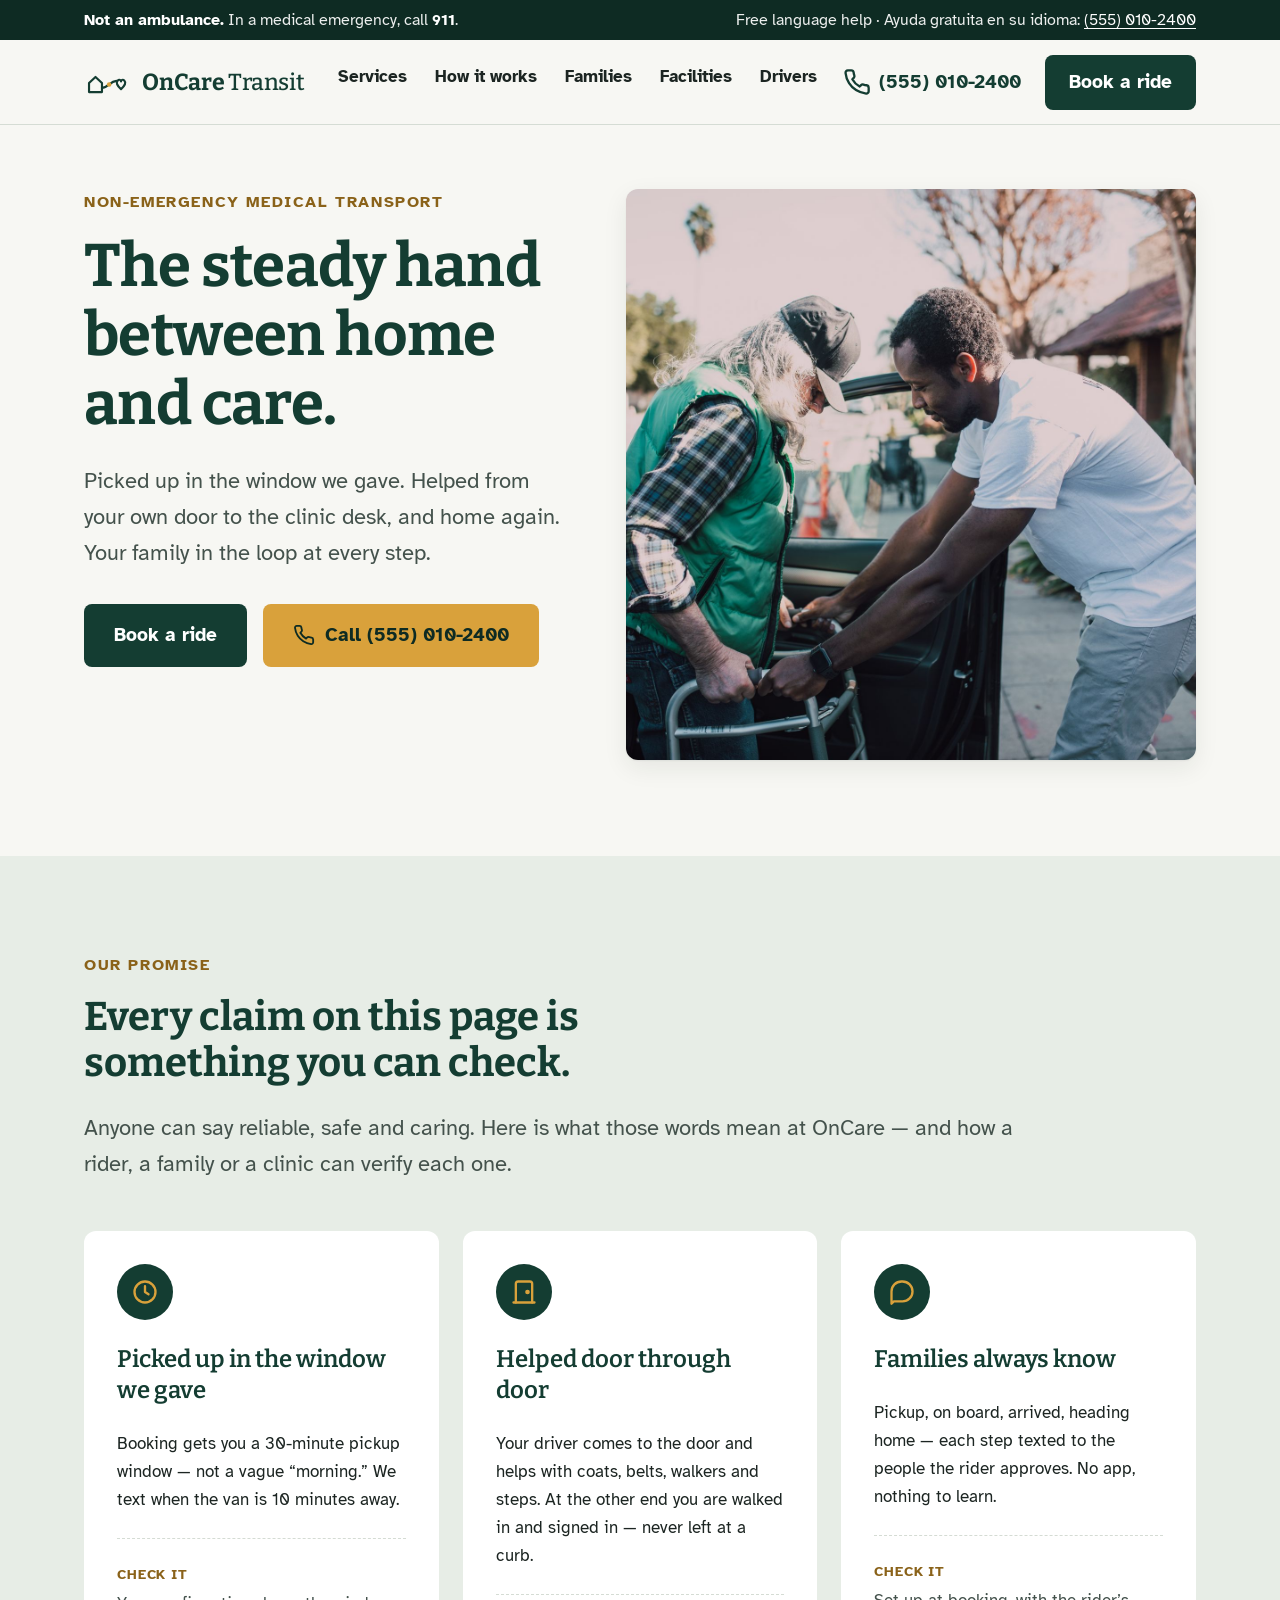
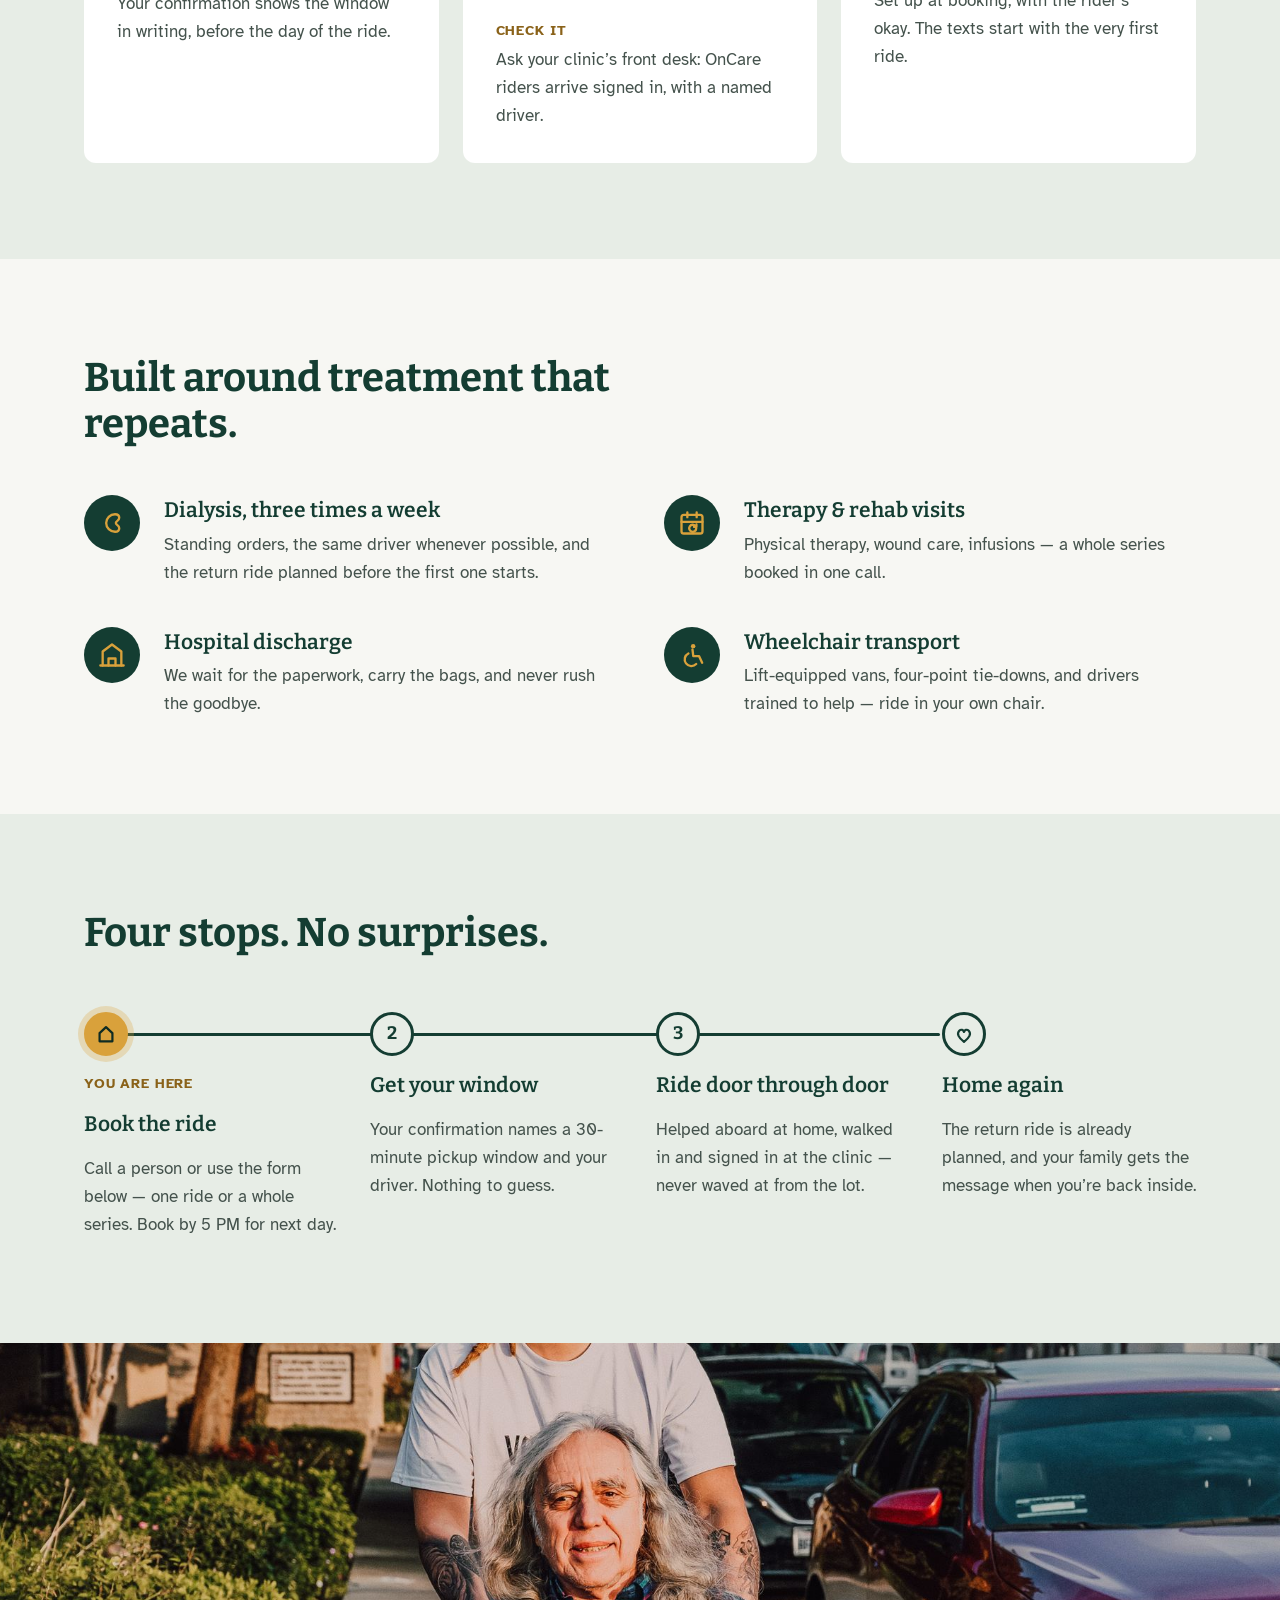
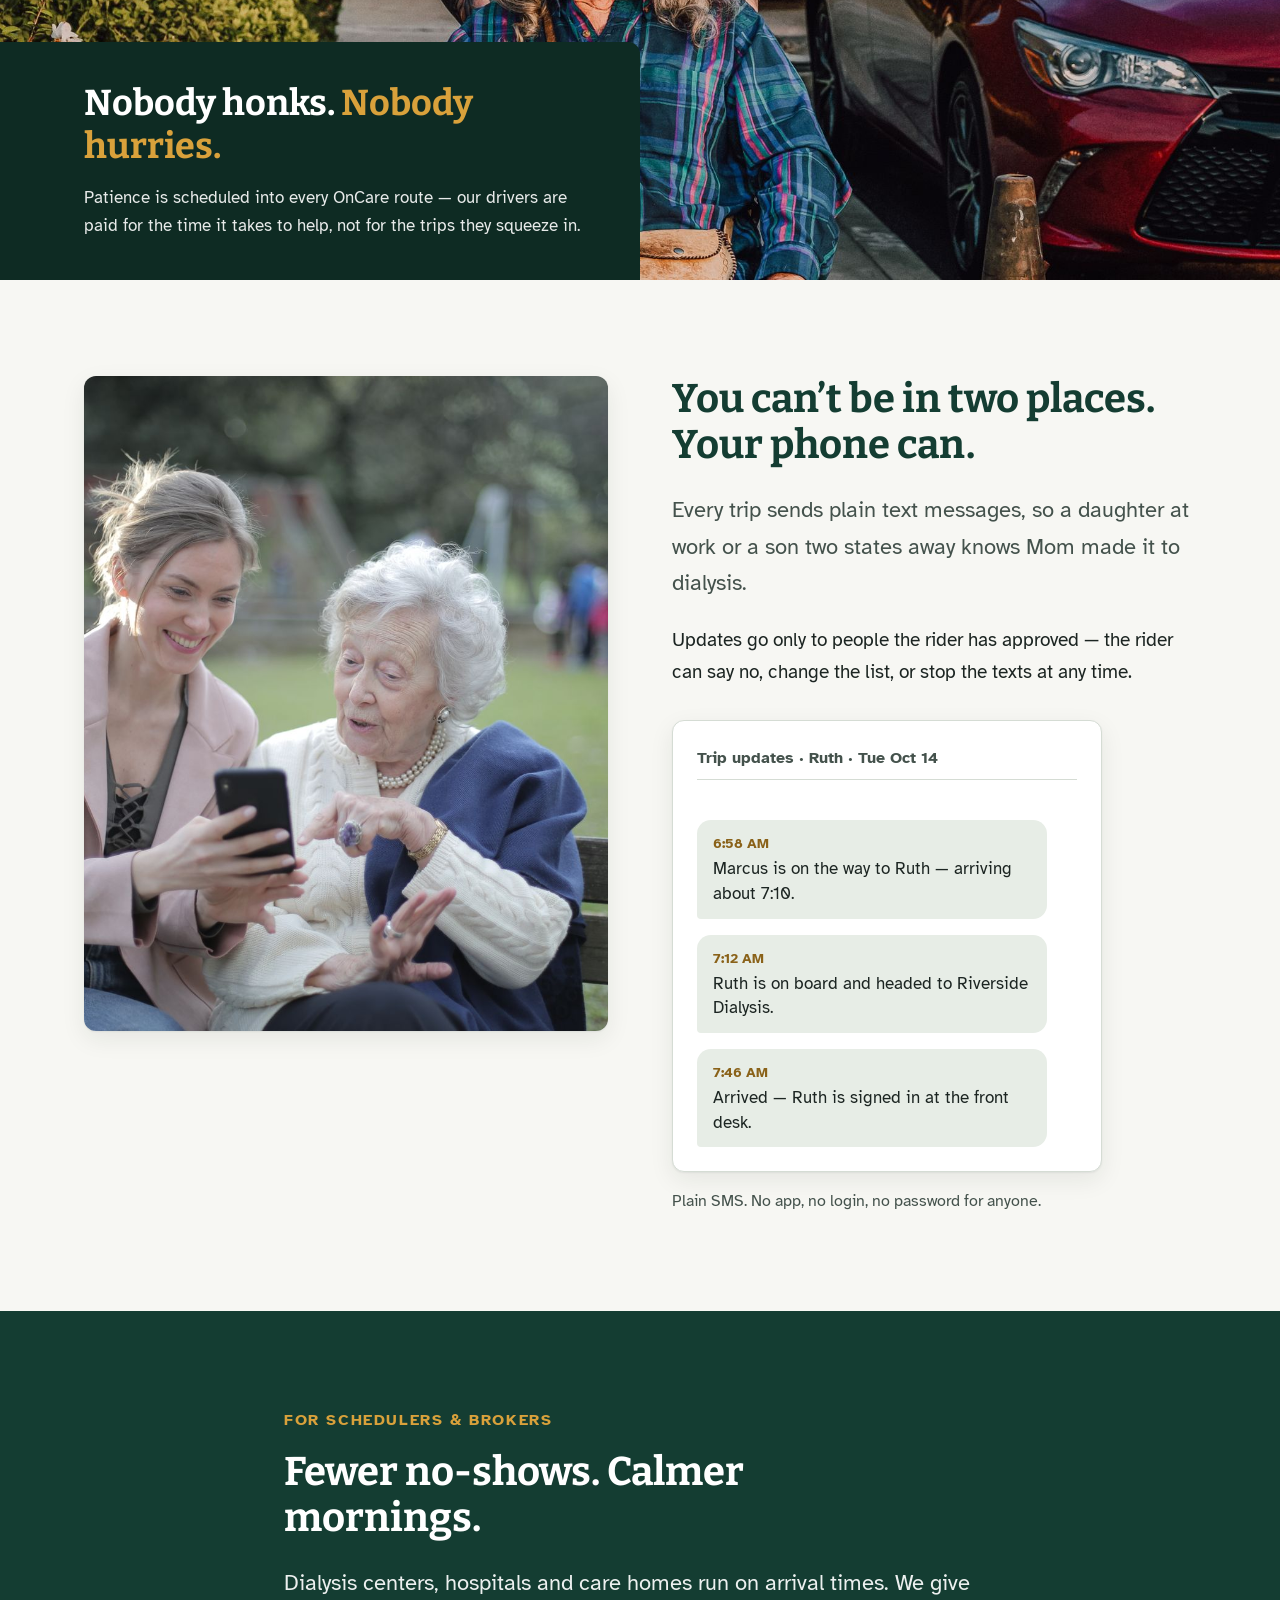
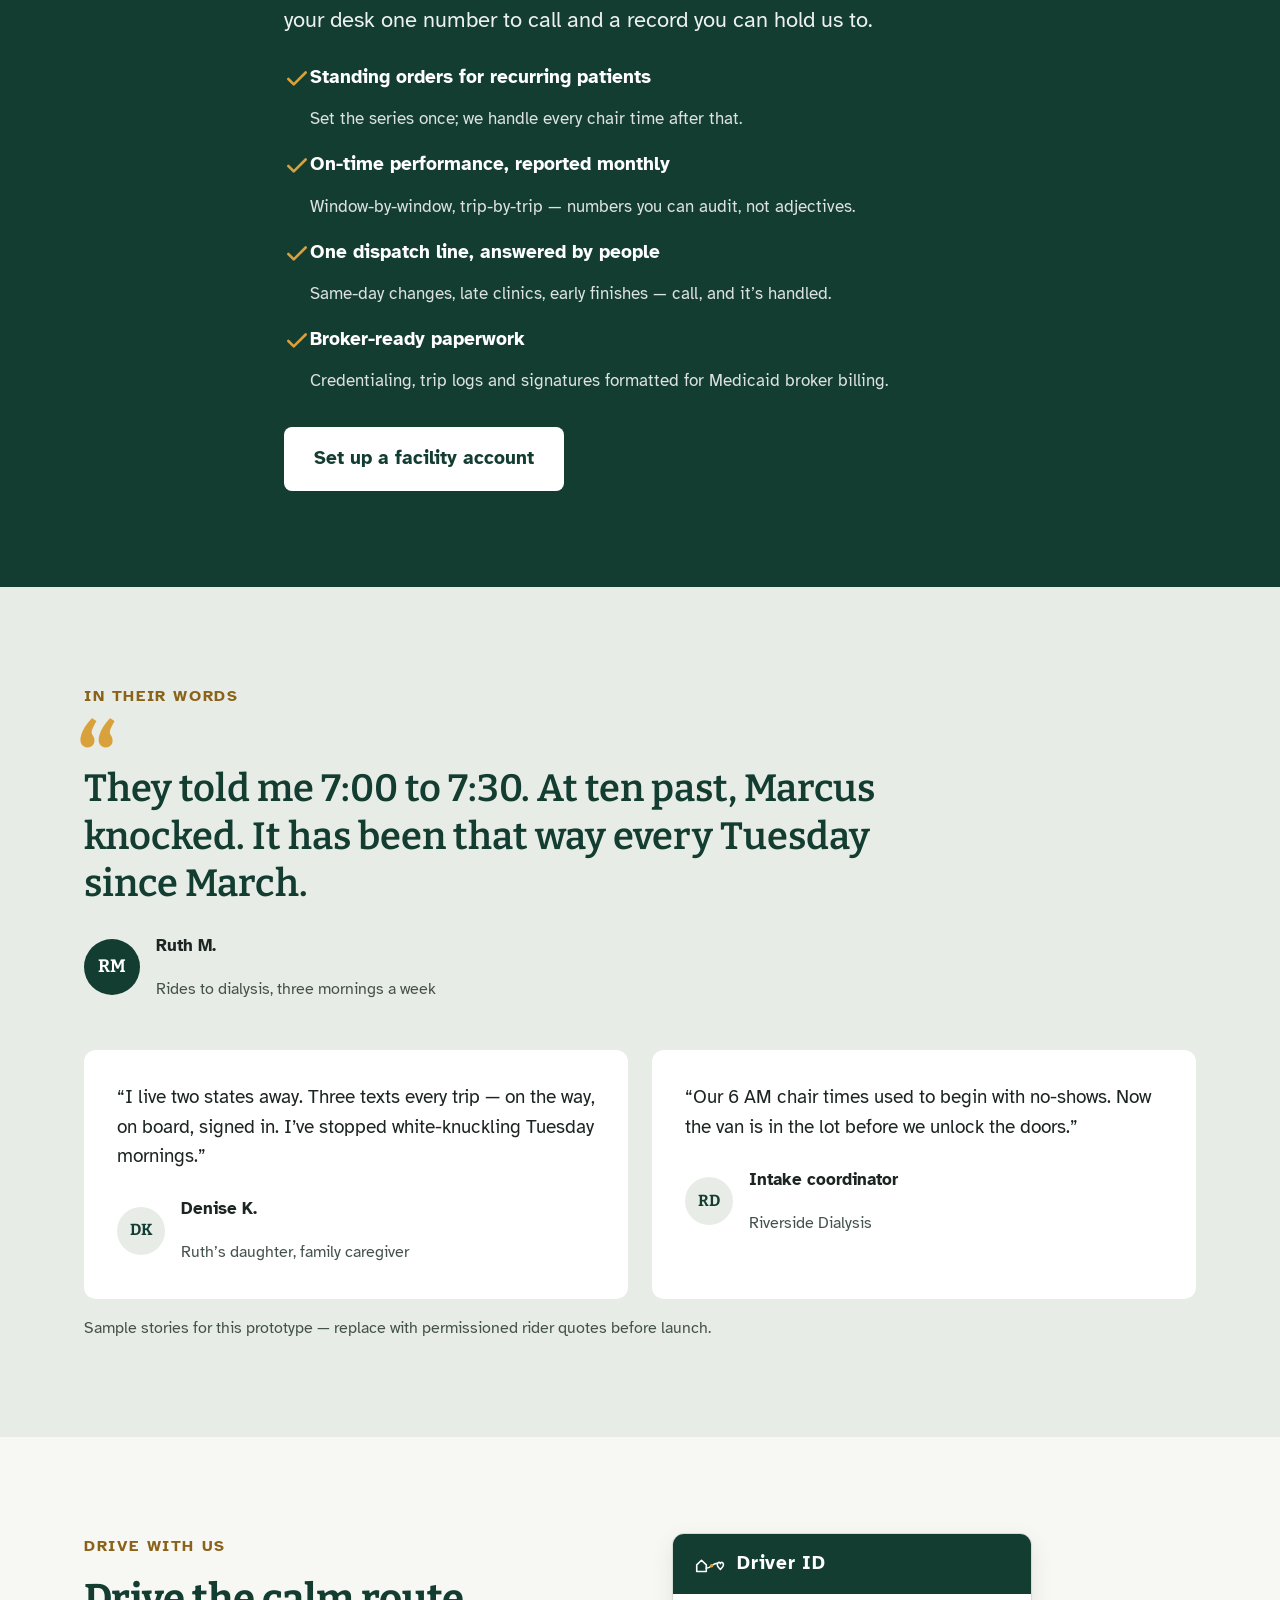
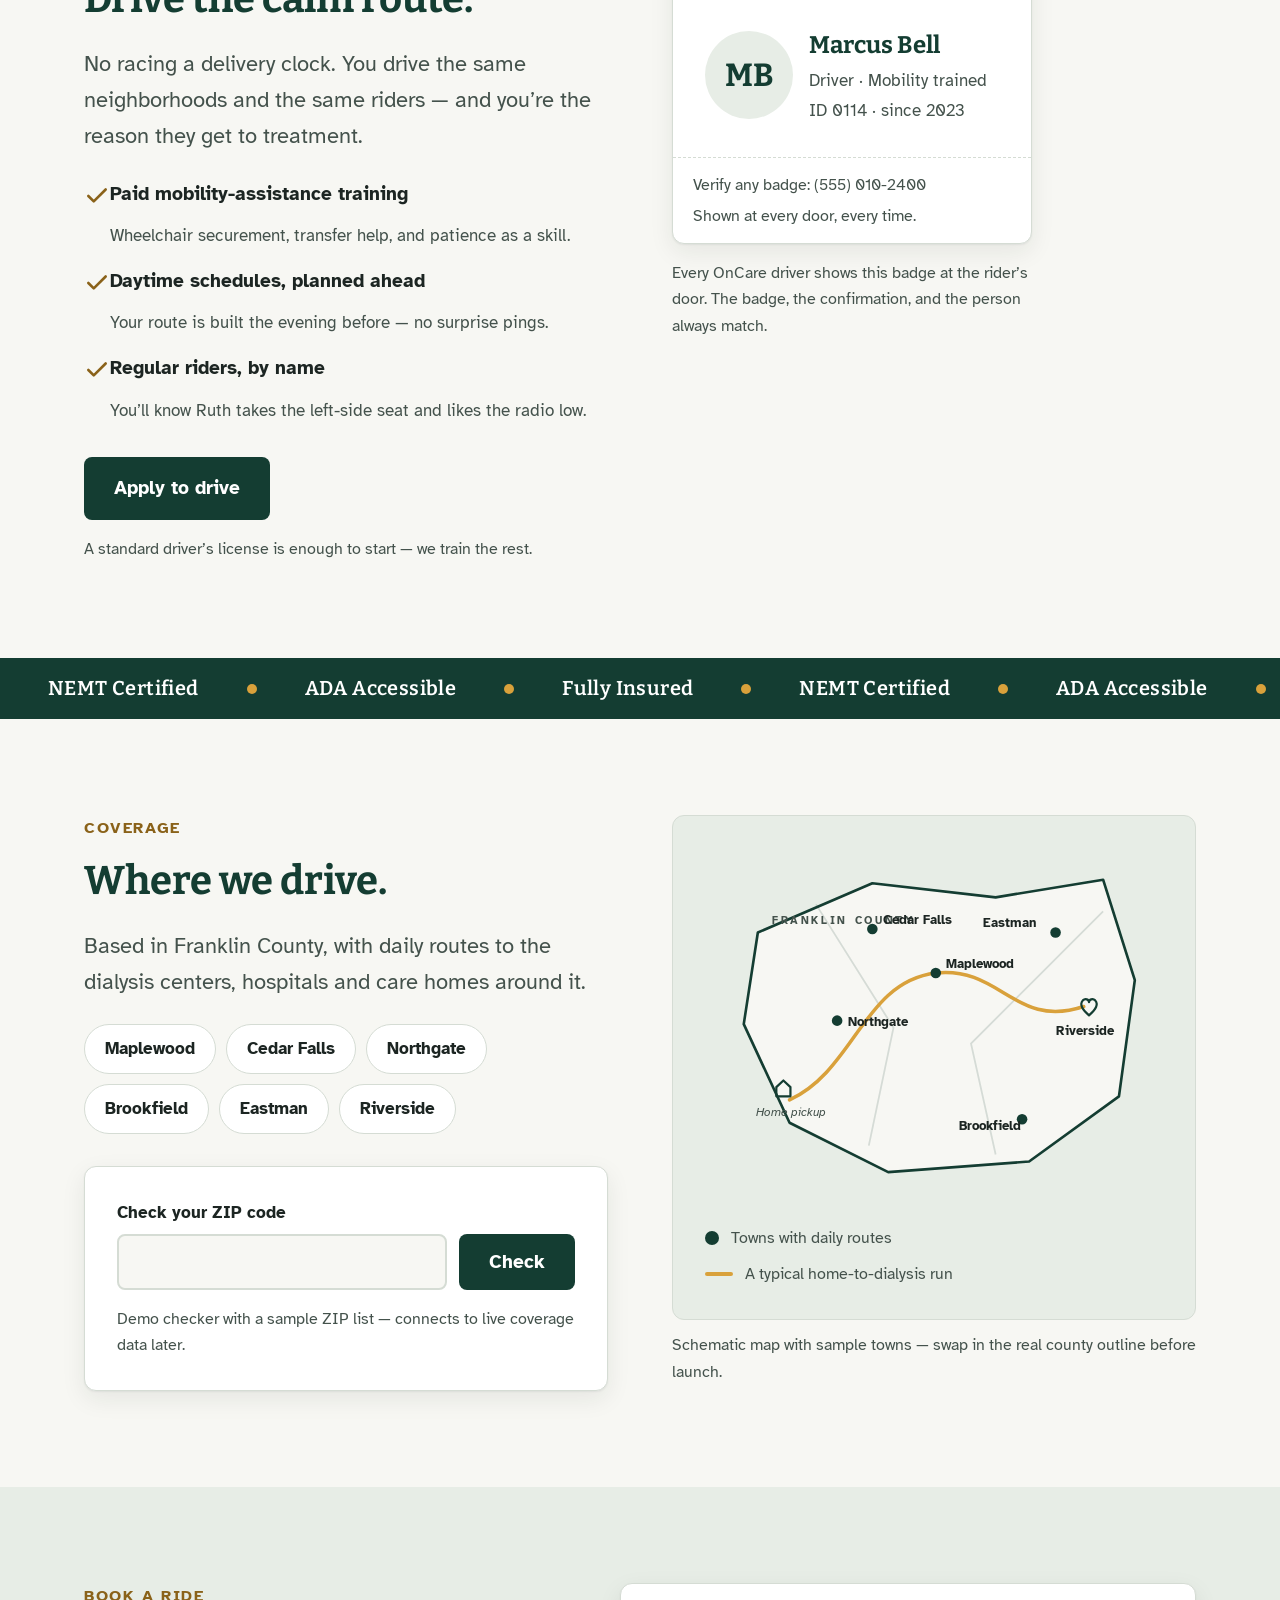
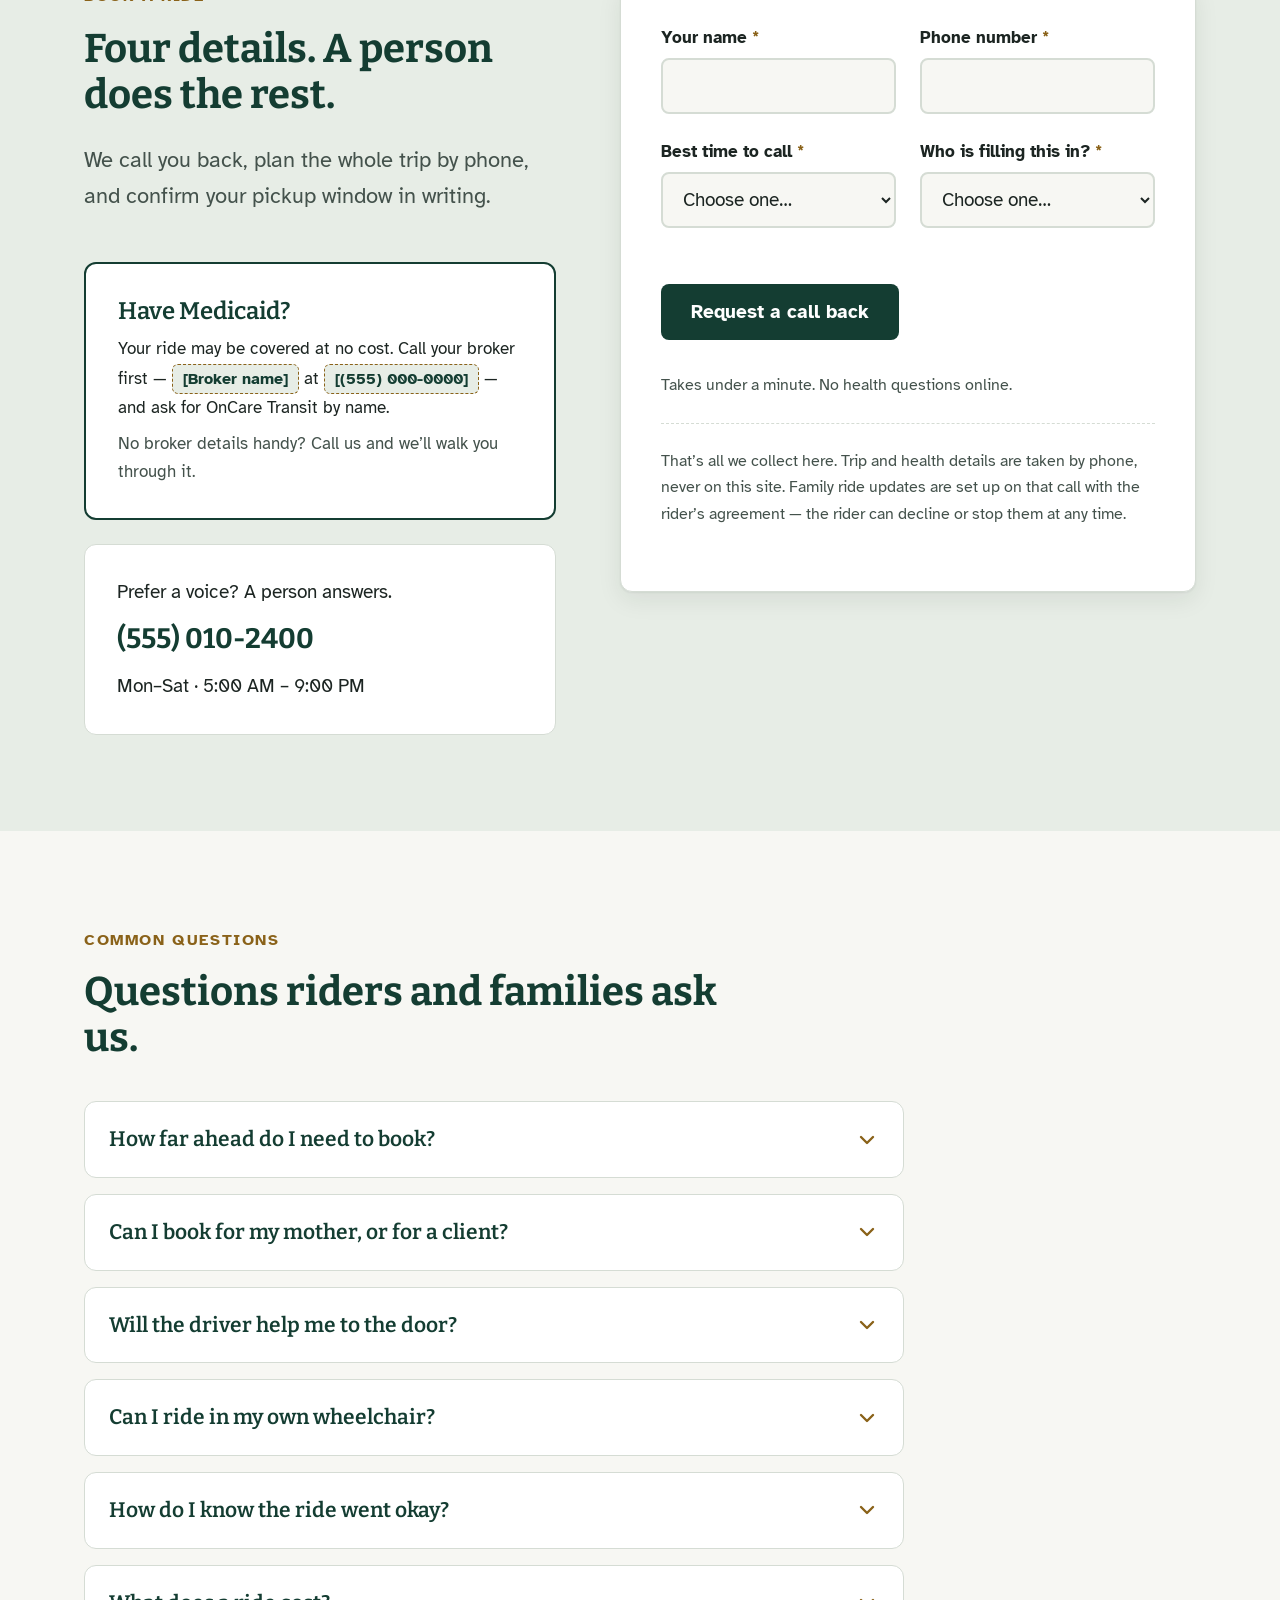
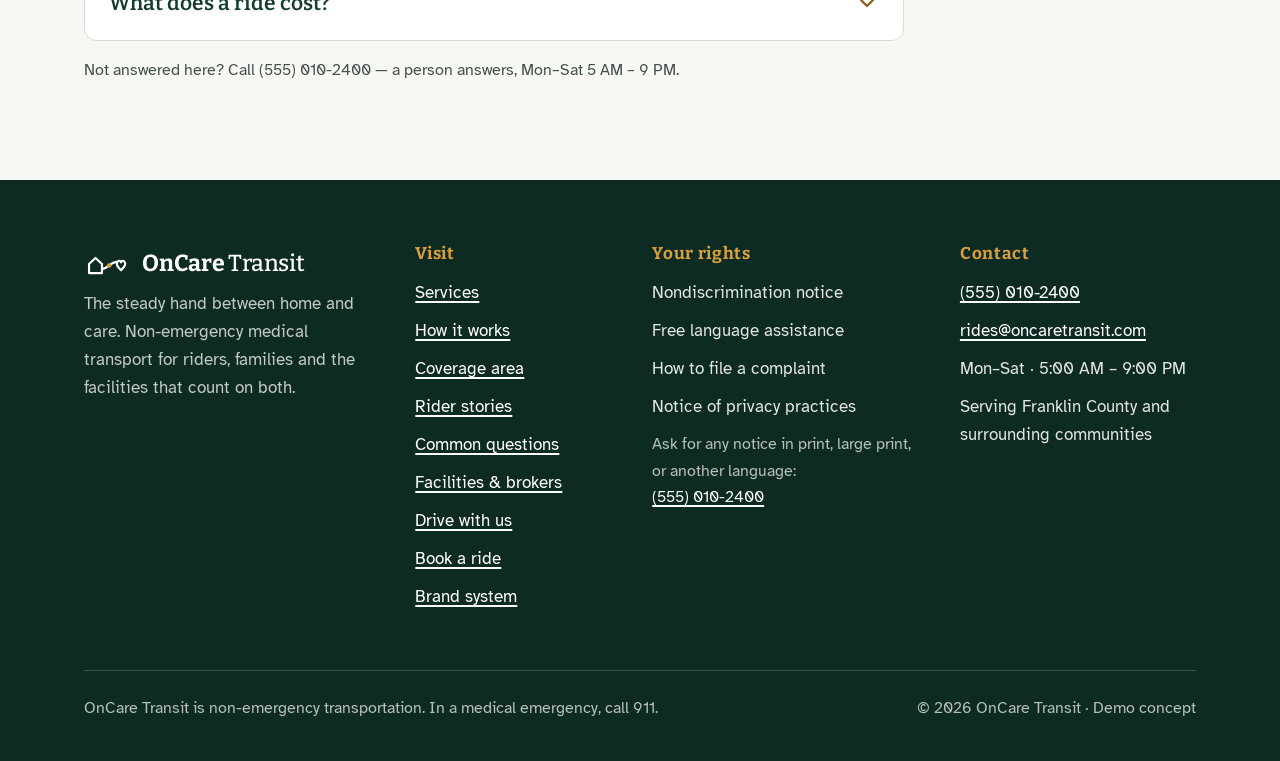
<file: index.html>
<!DOCTYPE html>
<html lang="en">
<head>
<meta charset="UTF-8">
<meta name="viewport" content="width=device-width, initial-scale=1.0">
<title>OnCare Transit — The steady hand between home and care</title>
<meta name="description" content="Non-emergency medical transport. Picked up in the window we gave, helped door through door, and home again — with your family in the loop at every step.">
<link rel="icon" href="data:image/svg+xml,%3Csvg xmlns='http://www.w3.org/2000/svg' viewBox='0 0 32 32'%3E%3Crect width='32' height='32' rx='7' fill='%23143D32'/%3E%3Cpath d='M16 24c-5.5-4.3-7.5-8-4.8-11 1.8-2 4.3-1 4.8 1 .5-2 3-3 4.8-1 2.7 3 .7 6.7-4.8 11z' fill='%23D9A13B'/%3E%3C/svg%3E">
<link rel="stylesheet" href="assets/styles.css">
</head>
<body>
<a class="skip-link" href="#main">Skip to main content</a>
<div class="scroll-progress" aria-hidden="true"></div>

<div class="utility-bar" role="region" aria-label="Important notices">
  <div class="container">
    <span><strong>Not an ambulance.</strong> In a medical emergency, call <strong>911</strong>.</span>
    <span>Free language help · Ayuda gratuita en su idioma: <a class="od-nowrap" href="tel:+15550102400">(555) 010-2400</a></span>
  </div>
</div>

<header class="site-header" id="top">
  <div class="container od-row">
    <a class="brand-lockup" href="#top" aria-label="OnCare Transit — home">
      <svg width="46" height="32" viewBox="0 0 64 44" role="img" aria-hidden="true" focusable="false">
        <g fill="none" stroke="#143D32" stroke-width="3" stroke-linecap="round" stroke-linejoin="round">
          <path d="M7 36 V23.5 L16 15 L25 23.5 V36 Z"/>
          <path d="M25 30 C34 30 36 21 45 20.5"/>
          <path d="M51.5 32 C46 27 44 22.8 47 19.8 C49 17.8 51.5 19.3 51.5 21.3 C51.5 19.3 54 17.8 56 19.8 C59 22.8 57 27 51.5 32 Z"/>
        </g>
        <circle cx="35" cy="25.4" r="3.2" fill="#D9A13B"/>
      </svg>
      <span class="brand-name">OnCare <span class="brand-sub">Transit</span></span>
    </a>

    <nav class="site-nav" aria-label="Main">
      <ul>
        <li><a href="#services">Services</a></li>
        <li><a href="#how">How it works</a></li>
        <li><a href="#families">Families</a></li>
        <li><a href="#facilities">Facilities</a></li>
        <li><a href="#drivers">Drivers</a></li>
      </ul>
    </nav>

    <a class="header-phone" href="tel:+15550102400">
      <svg class="icon" viewBox="0 0 24 24" aria-hidden="true"><path d="M22 16.9v3a2 2 0 0 1-2.2 2 19.8 19.8 0 0 1-8.6-3 19.5 19.5 0 0 1-6-6 19.8 19.8 0 0 1-3-8.6A2 2 0 0 1 4.1 2h3a2 2 0 0 1 2 1.7c.1.9.3 1.8.6 2.6a2 2 0 0 1-.5 2.1L8 9.6a16 16 0 0 0 6.3 6.3l1.2-1.2a2 2 0 0 1 2.1-.5c.8.3 1.7.5 2.6.6a2 2 0 0 1 1.7 2z"/></svg>
      <span class="phone-label">(555) 010-2400</span>
    </a>
    <a class="btn btn-primary header-cta" href="#book">Book a ride</a>

    <button class="nav-toggle" type="button" aria-expanded="false" aria-controls="menu" aria-label="Open menu">
      <svg class="icon" viewBox="0 0 24 24" aria-hidden="true"><path d="M3 6h18M3 12h18M3 18h18"/></svg>
    </button>
  </div>
</header>

<main id="main">

  <!-- Hero ------------------------------------------------------ -->
  <section class="hero">
    <div class="container hero-grid">
      <div>
        <span class="eyebrow">Non-emergency medical transport</span>
        <h1>The steady hand between home and&nbsp;care.</h1>
        <p class="lede">Picked up in the window we gave. Helped from your own door to the clinic desk, and home again. Your family in the loop at every step.</p>
        <div class="hero-ctas od-cluster">
          <a class="btn btn-primary" href="#book">Book a ride</a>
          <a class="btn btn-accent" href="tel:+15550102400">
            <svg class="icon" viewBox="0 0 24 24" aria-hidden="true" style="width:22px;height:22px"><path d="M22 16.9v3a2 2 0 0 1-2.2 2 19.8 19.8 0 0 1-8.6-3 19.5 19.5 0 0 1-6-6 19.8 19.8 0 0 1-3-8.6A2 2 0 0 1 4.1 2h3a2 2 0 0 1 2 1.7c.1.9.3 1.8.6 2.6a2 2 0 0 1-.5 2.1L8 9.6a16 16 0 0 0 6.3 6.3l1.2-1.2a2 2 0 0 1 2.1-.5c.8.3 1.7.5 2.6.6a2 2 0 0 1 1.7 2z"/></svg>
            Call (555) 010-2400
          </a>
        </div>
      </div>

      <div class="hero-media">
        <img class="od-media od-media-cover" src="assets/img/hero.jpg" width="1920" height="1280"
             alt="A helper offers a steady hand to an older man with a walker as he steps out of a car in a quiet residential street.">
      </div>
    </div>
  </section>

  <!-- Promises you can check ------------------------------------ -->
  <section class="section band-sage" id="promises">
    <div class="container">
      <span class="eyebrow">Our promise</span>
      <h2>Every claim on this page is something you can check.</h2>
      <p class="lede">Anyone can say reliable, safe and caring. Here is what those words mean at OnCare — and how a rider, a family or a clinic can verify each one.</p>

      <div class="promise-grid od-grid">
        <article class="promise-card od-stack reveal">
          <div class="icon-badge" aria-hidden="true">
            <svg class="icon" viewBox="0 0 24 24"><circle cx="12" cy="12" r="9"/><path d="M12 7v5l3 2"/></svg>
          </div>
          <h3>Picked up in the window we gave</h3>
          <p>Booking gets you a 30-minute pickup window — not a vague “morning.” We text when the van is 10 minutes away.</p>
          <p class="promise-check"><strong>Check it</strong>Your confirmation shows the window in writing, before the day of the ride.</p>
        </article>

        <article class="promise-card od-stack reveal">
          <div class="icon-badge" aria-hidden="true">
            <svg class="icon" viewBox="0 0 24 24"><path d="M5 21V5a2 2 0 0 1 2-2h10a2 2 0 0 1 2 2v16"/><path d="M3 21h18"/><circle cx="15" cy="12" r="1"/></svg>
          </div>
          <h3>Helped door through door</h3>
          <p>Your driver comes to the door and helps with coats, belts, walkers and steps. At the other end you are walked in and signed in — never left at a curb.</p>
          <p class="promise-check"><strong>Check it</strong>Ask your clinic’s front desk: OnCare riders arrive signed in, with a named driver.</p>
        </article>

        <article class="promise-card od-stack reveal">
          <div class="icon-badge" aria-hidden="true">
            <svg class="icon" viewBox="0 0 24 24"><path d="M21 11.5a8.5 8.5 0 0 1-8.5 8.5H5l-2 2V11.5a8.5 8.5 0 0 1 8.5-8.5h1a8.5 8.5 0 0 1 8.5 8.5z"/></svg>
          </div>
          <h3>Families always know</h3>
          <p>Pickup, on board, arrived, heading home — each step texted to the people the rider approves. No app, nothing to learn.</p>
          <p class="promise-check"><strong>Check it</strong>Set up at booking, with the rider’s okay. The texts start with the very first ride.</p>
        </article>
      </div>
    </div>
  </section>

  <!-- Services --------------------------------------------------- -->
  <section class="section" id="services">
    <div class="container">
      <h2>Built around treatment that repeats.</h2>
      <div class="service-rows">
        <div class="service-row od-row-top reveal">
          <div class="icon-badge" aria-hidden="true">
            <svg class="icon" viewBox="0 0 24 24"><path d="M14.6 4.5c-4.2 0-7.6 3.4-7.6 7.5s3.4 7.5 7.6 7.5c2.2 0 3.6-1.4 3.6-3.1 0-2.5-2.9-2.5-2.9-4.4s2.9-1.9 2.9-4.4c0-1.7-1.4-3.1-3.6-3.1z"/></svg>
          </div>
          <div>
            <h3>Dialysis, three times a week</h3>
            <p>Standing orders, the same driver whenever possible, and the return ride planned before the first one starts.</p>
          </div>
        </div>
        <div class="service-row od-row-top reveal">
          <div class="icon-badge" aria-hidden="true">
            <svg class="icon" viewBox="0 0 24 24"><rect x="3" y="5" width="18" height="16" rx="2"/><path d="M8 3v4M16 3v4M3 11h18"/><path d="M14.9 14.6a3 3 0 1 0 .7 2"/><path d="M15.8 13.2v2.1h-2.1"/></svg>
          </div>
          <div>
            <h3>Therapy &amp; rehab visits</h3>
            <p>Physical therapy, wound care, infusions — a whole series booked in one call.</p>
          </div>
        </div>
        <div class="service-row od-row-top reveal">
          <div class="icon-badge" aria-hidden="true">
            <svg class="icon" viewBox="0 0 24 24"><path d="M4 21V9l8-6 8 6v12"/><path d="M9 21v-6h6v6"/><path d="M2 21h20"/></svg>
          </div>
          <div>
            <h3>Hospital discharge</h3>
            <p>We wait for the paperwork, carry the bags, and never rush the goodbye.</p>
          </div>
        </div>
        <div class="service-row od-row-top reveal">
          <div class="icon-badge" aria-hidden="true">
            <svg class="icon" viewBox="0 0 24 24"><circle cx="13" cy="4.4" r="1.9" fill="currentColor" stroke="none"/><path d="M12.4 7.2l.7 5.8h5l2.6 5.6"/><path d="M15.6 19.7a5.7 5.7 0 1 1-6.7-9"/></svg>
          </div>
          <div>
            <h3>Wheelchair transport</h3>
            <p>Lift-equipped vans, four-point tie-downs, and drivers trained to help — ride in your own chair.</p>
          </div>
        </div>
      </div>
    </div>
  </section>

  <!-- How it works — the route ----------------------------------- -->
  <section class="section band-sage" id="how">
    <div class="container">
      <h2>Four stops. No surprises.</h2>
      <ol class="route-steps">
        <li class="route-stop current od-stack">
          <span class="stop-dot" aria-hidden="true">
            <svg viewBox="0 0 24 24" fill="none" stroke="currentColor" stroke-width="2.4" stroke-linecap="round" stroke-linejoin="round"><path d="M5 20v-9l7-6.5 7 6.5v9z"/></svg>
          </span>
          <div class="od-stat">
            <span class="route-now">You are here</span>
            <h3>Book the ride</h3>
            <p>Call a person or use the form below — one ride or a whole series. Book by 5 PM for next day.</p>
          </div>
        </li>
        <li class="route-stop od-stack">
          <span class="stop-dot" aria-hidden="true">2</span>
          <div class="od-stat">
            <h3>Get your window</h3>
            <p>Your confirmation names a 30-minute pickup window and your driver. Nothing to guess.</p>
          </div>
        </li>
        <li class="route-stop od-stack">
          <span class="stop-dot" aria-hidden="true">3</span>
          <div class="od-stat">
            <h3>Ride door through door</h3>
            <p>Helped aboard at home, walked in and signed in at the clinic — never waved at from the lot.</p>
          </div>
        </li>
        <li class="route-stop od-stack">
          <span class="stop-dot" aria-hidden="true">
            <svg viewBox="0 0 24 24" fill="none" stroke="currentColor" stroke-width="2.4" stroke-linecap="round" stroke-linejoin="round"><path d="M12 20.5c-6-4.6-8.2-8.7-5.2-12 2-2.1 4.7-1 5.2 1.2.5-2.2 3.2-3.3 5.2-1.2 3 3.3.8 7.4-5.2 12z"/></svg>
          </span>
          <div class="od-stat">
            <h3>Home again</h3>
            <p>The return ride is already planned, and your family gets the message when you’re back inside.</p>
          </div>
        </li>
      </ol>
    </div>
  </section>

  <!-- Full-width photo band --------------------------------------- -->
  <section class="photo-band" aria-label="Riding with OnCare">
    <img src="assets/img/band.jpg" width="1920" height="760"
         alt="A helper pushes an older man in a wheelchair along a tree-lined sidewalk in warm evening light.">
    <div class="band-panel">
      <p class="band-quote">Nobody honks. <span class="accent">Nobody hurries.</span></p>
      <p>Patience is scheduled into every OnCare route — our drivers are paid for the time it takes to help, not for the trips they squeeze in.</p>
    </div>
  </section>

  <!-- Families ---------------------------------------------------- -->
  <section class="section" id="families">
    <div class="container split-grid">
      <div class="family-media reveal">
        <img class="od-media od-media-cover" src="assets/img/family.jpg" width="1600" height="1067"
             alt="An adult daughter and her elderly mother smile together over a smartphone on a park bench.">
      </div>
      <div>
        <h2>You can’t be in two places. Your phone can.</h2>
        <p class="lede">Every trip sends plain text messages, so a daughter at work or a son two states away knows Mom made it to dialysis.</p>
        <p>Updates go only to people the rider has approved — the rider can say no, change the list, or stop the texts at any time.</p>
        <div class="sms-card od-stack" role="img" aria-label="Example of the three text updates a family receives during a ride: on the way, on board, and arrived.">
          <p class="sms-head">Trip updates · Ruth · Tue Oct 14</p>
          <div class="sms od-stat">
            <time>6:58 AM</time>
            <p>Marcus is on the way to Ruth — arriving about 7:10.</p>
          </div>
          <div class="sms od-stat">
            <time>7:12 AM</time>
            <p>Ruth is on board and headed to Riverside Dialysis.</p>
          </div>
          <div class="sms od-stat">
            <time>7:46 AM</time>
            <p>Arrived — Ruth is signed in at the front desk.</p>
          </div>
        </div>
        <p class="form-note">Plain SMS. No app, no login, no password for anyone.</p>
      </div>
    </div>
  </section>

  <!-- Facilities --------------------------------------------------- -->
  <section class="section band-dark" id="facilities">
    <div class="container facility-inner">
      <span class="eyebrow">For schedulers &amp; brokers</span>
      <h2>Fewer no-shows. Calmer mornings.</h2>
      <p class="lede">Dialysis centers, hospitals and care homes run on arrival times. We give your desk one number to call and a record you can hold us to.</p>
      <ul class="tick-list">
        <li>
          <svg viewBox="0 0 24 24" fill="none" stroke="currentColor" stroke-width="2.4" stroke-linecap="round" stroke-linejoin="round" aria-hidden="true"><path d="M20 6L9 17l-5-5"/></svg>
          <div class="od-stat"><strong>Standing orders for recurring patients</strong><span>Set the series once; we handle every chair time after that.</span></div>
        </li>
        <li>
          <svg viewBox="0 0 24 24" fill="none" stroke="currentColor" stroke-width="2.4" stroke-linecap="round" stroke-linejoin="round" aria-hidden="true"><path d="M20 6L9 17l-5-5"/></svg>
          <div class="od-stat"><strong>On-time performance, reported monthly</strong><span>Window-by-window, trip-by-trip — numbers you can audit, not adjectives.</span></div>
        </li>
        <li>
          <svg viewBox="0 0 24 24" fill="none" stroke="currentColor" stroke-width="2.4" stroke-linecap="round" stroke-linejoin="round" aria-hidden="true"><path d="M20 6L9 17l-5-5"/></svg>
          <div class="od-stat"><strong>One dispatch line, answered by people</strong><span>Same-day changes, late clinics, early finishes — call, and it’s handled.</span></div>
        </li>
        <li>
          <svg viewBox="0 0 24 24" fill="none" stroke="currentColor" stroke-width="2.4" stroke-linecap="round" stroke-linejoin="round" aria-hidden="true"><path d="M20 6L9 17l-5-5"/></svg>
          <div class="od-stat"><strong>Broker-ready paperwork</strong><span>Credentialing, trip logs and signatures formatted for Medicaid broker billing.</span></div>
        </li>
      </ul>
      <a class="btn btn-light" href="#book">Set up a facility account</a>
    </div>
  </section>

  <!-- Rider stories ------------------------------------------------ -->
  <section class="section band-sage" id="stories">
    <div class="container">
      <span class="eyebrow">In their words</span>
      <div class="quote-lead">
        <blockquote>They told me 7:00 to 7:30. At ten past, Marcus knocked. It has been that way every Tuesday since March.</blockquote>
        <div class="quote-who od-row">
          <span class="quote-avatar" aria-hidden="true">RM</span>
          <div class="od-stat">
            <strong>Ruth M.</strong>
            <span>Rides to dialysis, three mornings a week</span>
          </div>
        </div>
      </div>
      <div class="quote-grid">
        <article class="quote-card od-stack reveal">
          <blockquote>“I live two states away. Three texts every trip — on the way, on board, signed in. I’ve stopped white-knuckling Tuesday mornings.”</blockquote>
          <div class="quote-who od-row">
            <span class="quote-avatar" aria-hidden="true">DK</span>
            <div class="od-stat"><strong>Denise K.</strong><span>Ruth’s daughter, family caregiver</span></div>
          </div>
        </article>
        <article class="quote-card od-stack reveal">
          <blockquote>“Our 6 AM chair times used to begin with no-shows. Now the van is in the lot before we unlock the doors.”</blockquote>
          <div class="quote-who od-row">
            <span class="quote-avatar" aria-hidden="true">RD</span>
            <div class="od-stat"><strong>Intake coordinator</strong><span>Riverside Dialysis</span></div>
          </div>
        </article>
      </div>
      <p class="form-note">Sample stories for this prototype — replace with permissioned rider quotes before launch.</p>
    </div>
  </section>

  <!-- Drivers ------------------------------------------------------ -->
  <section class="section" id="drivers">
    <div class="container split-grid">
      <div>
        <span class="eyebrow">Drive with us</span>
        <h2>Drive the calm route.</h2>
        <p class="lede">No racing a delivery clock. You drive the same neighborhoods and the same riders — and you’re the reason they get to treatment.</p>
        <ul class="tick-list">
          <li>
            <svg viewBox="0 0 24 24" fill="none" stroke="currentColor" stroke-width="2.4" stroke-linecap="round" stroke-linejoin="round" aria-hidden="true"><path d="M20 6L9 17l-5-5"/></svg>
            <div class="od-stat"><strong>Paid mobility-assistance training</strong><span>Wheelchair securement, transfer help, and patience as a skill.</span></div>
          </li>
          <li>
            <svg viewBox="0 0 24 24" fill="none" stroke="currentColor" stroke-width="2.4" stroke-linecap="round" stroke-linejoin="round" aria-hidden="true"><path d="M20 6L9 17l-5-5"/></svg>
            <div class="od-stat"><strong>Daytime schedules, planned ahead</strong><span>Your route is built the evening before — no surprise pings.</span></div>
          </li>
          <li>
            <svg viewBox="0 0 24 24" fill="none" stroke="currentColor" stroke-width="2.4" stroke-linecap="round" stroke-linejoin="round" aria-hidden="true"><path d="M20 6L9 17l-5-5"/></svg>
            <div class="od-stat"><strong>Regular riders, by name</strong><span>You’ll know Ruth takes the left-side seat and likes the radio low.</span></div>
          </li>
        </ul>
        <a class="btn btn-primary" href="mailto:drive@oncaretransit.com?subject=Driver application">Apply to drive</a>
        <p class="form-note">A standard driver’s license is enough to start — we train the rest.</p>
      </div>
      <div class="od-stack reveal" style="--od-gap: 16px">
        <div class="id-badge od-stack">
          <div class="badge-top od-row">
            <svg width="34" height="24" viewBox="0 0 64 44" aria-hidden="true" focusable="false">
              <g fill="none" stroke="#FFFFFF" stroke-width="3" stroke-linecap="round" stroke-linejoin="round">
                <path d="M7 36 V23.5 L16 15 L25 23.5 V36 Z"/>
                <path d="M25 30 C34 30 36 21 45 20.5"/>
                <path d="M51.5 32 C46 27 44 22.8 47 19.8 C49 17.8 51.5 19.3 51.5 21.3 C51.5 19.3 54 17.8 56 19.8 C59 22.8 57 27 51.5 32 Z"/>
              </g>
              <circle cx="35" cy="25.4" r="3.2" fill="#D9A13B"/>
            </svg>
            <span>Driver ID</span>
          </div>
          <div class="badge-body od-row">
            <span class="badge-avatar" aria-hidden="true">MB</span>
            <div class="badge-name od-stat">
              <strong>Marcus Bell</strong>
              <span>Driver · Mobility trained</span>
              <span class="od-nowrap">ID 0114 · since 2023</span>
            </div>
          </div>
          <div class="badge-foot od-stat">
            <span>Verify any badge: (555) 010-2400</span>
            <span>Shown at every door, every time.</span>
          </div>
        </div>
        <p class="badge-caption">Every OnCare driver shows this badge at the rider’s door. The badge, the confirmation, and the person always match.</p>
      </div>
    </div>
  </section>

  <!-- Credentials strip --------------------------------------------- -->
  <section class="cred-marquee" aria-label="Credentials">
    <div class="marquee-track">
      <ul class="marquee-group">
        <li>NEMT Certified</li>
        <li>ADA Accessible</li>
        <li>Fully Insured</li>
        <li>NEMT Certified</li>
        <li>ADA Accessible</li>
        <li>Fully Insured</li>
      </ul>
      <ul class="marquee-group" aria-hidden="true">
        <li>NEMT Certified</li>
        <li>ADA Accessible</li>
        <li>Fully Insured</li>
        <li>NEMT Certified</li>
        <li>ADA Accessible</li>
        <li>Fully Insured</li>
      </ul>
    </div>
  </section>

  <!-- Coverage ----------------------------------------------------- -->
  <section class="section" id="coverage">
    <div class="container coverage-grid">
      <div>
        <span class="eyebrow">Coverage</span>
        <h2>Where we drive.</h2>
        <p class="lede">Based in Franklin County, with daily routes to the dialysis centers, hospitals and care homes around it.</p>
        <ul class="town-chips od-cluster" style="--od-gap: 10px">
          <li>Maplewood</li>
          <li>Cedar Falls</li>
          <li>Northgate</li>
          <li>Brookfield</li>
          <li>Eastman</li>
          <li>Riverside</li>
        </ul>
        <div class="zip-card">
          <form id="zip-form" novalidate>
            <div class="field od-field">
              <label for="f-zip">Check your ZIP code</label>
              <div class="zip-row">
                <input id="f-zip" name="zip" type="text" inputmode="numeric" autocomplete="postal-code" maxlength="5">
                <button class="btn btn-primary" type="submit">Check</button>
              </div>
              <p class="error" id="f-zip-err">Please enter a 5-digit ZIP code, like 43017.</p>
            </div>
          </form>
          <div class="zip-result od-row-top" role="status" aria-live="polite">
            <svg class="ic-ok" viewBox="0 0 24 24" fill="none" stroke="currentColor" stroke-width="2" stroke-linecap="round" stroke-linejoin="round" aria-hidden="true"><circle cx="12" cy="12" r="10"/><path d="M8 12.5l3 3 5-6"/></svg>
            <svg class="ic-maybe" viewBox="0 0 24 24" fill="none" stroke="currentColor" stroke-width="2" stroke-linecap="round" stroke-linejoin="round" aria-hidden="true"><path d="M22 16.9v3a2 2 0 0 1-2.2 2 19.8 19.8 0 0 1-8.6-3 19.5 19.5 0 0 1-6-6 19.8 19.8 0 0 1-3-8.6A2 2 0 0 1 4.1 2h3a2 2 0 0 1 2 1.7c.1.9.3 1.8.6 2.6a2 2 0 0 1-.5 2.1L8 9.6a16 16 0 0 0 6.3 6.3l1.2-1.2a2 2 0 0 1 2.1-.5c.8.3 1.7.5 2.6.6a2 2 0 0 1 1.7 2z"/></svg>
            <p id="zip-msg"></p>
          </div>
          <p class="form-note">Demo checker with a sample ZIP list — connects to live coverage data later.</p>
        </div>
      </div>
      <div class="reveal">
        <div class="map-card">
          <svg viewBox="0 0 520 400" role="img" aria-label="Schematic map of the Franklin County service area: six towns marked with dots, and a marigold route linking a home pickup on the west side to care at Riverside on the east.">
            <path d="M60 96 L190 40 L330 56 L452 36 L488 150 L470 282 L368 356 L208 368 L96 312 L44 200 Z"
                  fill="#F7F7F3" stroke="#143D32" stroke-width="3" stroke-linejoin="round"/>
            <text x="76" y="86" font-family="'Atkinson Hyperlegible', sans-serif" font-weight="700" font-size="13" letter-spacing="3" fill="#44524C">FRANKLIN COUNTY</text>
            <path d="M126 64 L214 204 L186 338" stroke="#143D32" stroke-opacity="0.15" stroke-width="2" fill="none"/>
            <path d="M452 72 L302 222 L330 348" stroke="#143D32" stroke-opacity="0.15" stroke-width="2" fill="none"/>
            <path d="M96 286 C170 252 180 152 262 142 C336 134 352 206 430 180"
                  stroke="#D9A13B" stroke-width="4" fill="none" stroke-linecap="round"/>
            <g fill="none" stroke="#143D32" stroke-width="2.5" stroke-linecap="round" stroke-linejoin="round">
              <path d="M81 282 V271.5 L89 264 L97 271.5 V282 Z"/>
              <path d="M436 190 C428 183 425 177.5 429 173 C431.7 170.3 436 172 436 175 C436 172 440.3 170.3 443 173 C447 177.5 444 183 436 190 Z"/>
            </g>
            <g fill="#143D32">
              <circle cx="262" cy="142" r="6"/>
              <circle cx="190" cy="92" r="6"/>
              <circle cx="150" cy="196" r="6"/>
              <circle cx="360" cy="308" r="6"/>
              <circle cx="398" cy="96" r="6"/>
            </g>
            <g font-family="'Atkinson Hyperlegible', sans-serif" font-weight="700" font-size="15" fill="#1C2522">
              <text x="274" y="136">Maplewood</text>
              <text x="202" y="86">Cedar Falls</text>
              <text x="162" y="202">Northgate</text>
              <text x="288" y="320">Brookfield</text>
              <text x="316" y="90">Eastman</text>
              <text x="398" y="212">Riverside</text>
            </g>
            <text x="58" y="304" font-family="'Atkinson Hyperlegible', sans-serif" font-style="italic" font-size="14" fill="#44524C">Home pickup</text>
          </svg>
          <div class="map-legend">
            <span class="od-row"><span class="legend-dot" aria-hidden="true"></span>Towns with daily routes</span>
            <span class="od-row"><span class="legend-line" aria-hidden="true"></span>A typical home-to-dialysis run</span>
          </div>
        </div>
        <p class="form-note" style="margin-top:12px">Schematic map with sample towns — swap in the real county outline before launch.</p>
      </div>
    </div>
  </section>

  <!-- Booking ------------------------------------------------------ -->
  <section class="section band-sage" id="book">
    <div class="container">
      <div class="book-grid">
        <div class="book-aside od-stack">
          <div>
            <span class="eyebrow">Book a ride</span>
            <h2>Four details. A person does the rest.</h2>
            <p class="lede">We call you back, plan the whole trip by phone, and confirm your pickup window in writing.</p>
          </div>
          <div class="medicaid-card od-stack">
            <h3>Have Medicaid?</h3>
            <p>Your ride may be covered at no cost. Call your broker first — <span class="ph">[Broker name]</span> at <span class="ph">[(555) 000-0000]</span> — and ask for OnCare Transit by name.</p>
            <p class="form-note">No broker details handy? Call us and we’ll walk you through it.</p>
          </div>
          <div class="call-card od-stat">
            <span>Prefer a voice? A person answers.</span>
            <strong class="od-nowrap">(555) 010-2400</strong>
            <span>Mon–Sat · 5:00 AM – 9:00 PM</span>
          </div>
        </div>

        <div class="book-form">
          <form id="ride-form" novalidate>
            <div class="form-row">
              <div class="field od-field">
                <label for="f-name">Your name <span class="req" aria-hidden="true">*</span></label>
                <input id="f-name" name="name" type="text" autocomplete="name" required>
                <p class="error" id="f-name-err">Please enter your name so we know who to ask for when we call.</p>
              </div>
              <div class="field od-field">
                <label for="f-phone">Phone number <span class="req" aria-hidden="true">*</span></label>
                <input id="f-phone" name="phone" type="tel" inputmode="tel" autocomplete="tel" required>
                <p class="error" id="f-phone-err">Please enter a phone number with area code, like (555) 123-4567.</p>
              </div>
            </div>
            <div class="form-row">
              <div class="field od-field">
                <label for="f-time">Best time to call <span class="req" aria-hidden="true">*</span></label>
                <select id="f-time" name="time" required>
                  <option value="">Choose one…</option>
                  <option>Morning (8 AM – noon)</option>
                  <option>Afternoon (noon – 4 PM)</option>
                  <option>Evening (4 – 8 PM)</option>
                  <option>Anytime</option>
                </select>
                <p class="error" id="f-time-err">Please pick a time, so we don’t call while you’re resting.</p>
              </div>
              <div class="field od-field">
                <label for="f-who">Who is filling this in? <span class="req" aria-hidden="true">*</span></label>
                <select id="f-who" name="who" required>
                  <option value="">Choose one…</option>
                  <option>I’m the rider</option>
                  <option>A family member</option>
                  <option>A facility scheduler</option>
                  <option>A Medicaid broker</option>
                  <option>Someone else</option>
                </select>
                <p class="error" id="f-who-err">Please choose one, so the right scheduler calls you back.</p>
              </div>
            </div>
            <div class="form-actions od-cluster">
              <button class="btn btn-primary" type="submit">
                <span class="spinner" aria-hidden="true"></span>
                Request a call back
              </button>
              <span class="form-note">Takes under a minute. No health questions online.</span>
            </div>
            <p class="privacy-note">That’s all we collect here. Trip and health details are taken by phone, never on this site. Family ride updates are set up on that call with the rider’s agreement — the rider can decline or stop them at any time.</p>
          </form>

          <div class="form-success od-stack" role="status" aria-live="polite">
            <svg viewBox="0 0 24 24" fill="none" stroke="currentColor" stroke-width="2" stroke-linecap="round" stroke-linejoin="round" aria-hidden="true"><circle cx="12" cy="12" r="10"/><path d="M8 12.5l3 3 5-6"/></svg>
            <h3>Request received.</h3>
            <p>Thank you — a scheduler will call <strong id="success-phone">you</strong> <span id="success-time">at the time you chose</span>, usually within two office hours.</p>
            <p class="form-note">Need it sooner? Call (555) 010-2400 and we’ll plan the trip on the spot.</p>
          </div>
        </div>
      </div>
    </div>
  </section>

  <!-- FAQ ----------------------------------------------------------- -->
  <section class="section" id="faq">
    <div class="container">
      <span class="eyebrow">Common questions</span>
      <h2>Questions riders and families ask us.</h2>
      <div class="faq-list">
        <details class="faq-item">
          <summary><span>How far ahead do I need to book?</span><svg class="faq-chevron" viewBox="0 0 24 24" fill="none" stroke="currentColor" stroke-width="2.4" stroke-linecap="round" stroke-linejoin="round" aria-hidden="true"><path d="M6 9l6 6 6-6"/></svg></summary>
          <div class="faq-body">
            <p>Call or use the form by 5 PM for a next-day ride. For treatment that repeats — dialysis, therapy — set a standing order once, and every ride in the series is scheduled automatically.</p>
          </div>
        </details>
        <details class="faq-item">
          <summary><span>Can I book for my mother, or for a client?</span><svg class="faq-chevron" viewBox="0 0 24 24" fill="none" stroke="currentColor" stroke-width="2.4" stroke-linecap="round" stroke-linejoin="round" aria-hidden="true"><path d="M6 9l6 6 6-6"/></svg></summary>
          <div class="faq-body">
            <p>Yes. The request form asks who is filling it in — rider, family member, facility scheduler or broker. We plan the details with you by phone, and the rider decides who receives trip updates.</p>
          </div>
        </details>
        <details class="faq-item">
          <summary><span>Will the driver help me to the door?</span><svg class="faq-chevron" viewBox="0 0 24 24" fill="none" stroke="currentColor" stroke-width="2.4" stroke-linecap="round" stroke-linejoin="round" aria-hidden="true"><path d="M6 9l6 6 6-6"/></svg></summary>
          <div class="faq-body">
            <p>Always. Your driver parks, comes to the door, and helps with coats, belts, walkers and steps. At the clinic you are walked in and signed in at the desk. Door through door is the standard, not an upgrade.</p>
          </div>
        </details>
        <details class="faq-item">
          <summary><span>Can I ride in my own wheelchair?</span><svg class="faq-chevron" viewBox="0 0 24 24" fill="none" stroke="currentColor" stroke-width="2.4" stroke-linecap="round" stroke-linejoin="round" aria-hidden="true"><path d="M6 9l6 6 6-6"/></svg></summary>
          <div class="faq-body">
            <p>Yes. Our vans carry a lift and four-point tie-downs, and every driver is trained in securement. Mention the chair on the booking call and the right van is assigned automatically.</p>
          </div>
        </details>
        <details class="faq-item">
          <summary><span>How do I know the ride went okay?</span><svg class="faq-chevron" viewBox="0 0 24 24" fill="none" stroke="currentColor" stroke-width="2.4" stroke-linecap="round" stroke-linejoin="round" aria-hidden="true"><path d="M6 9l6 6 6-6"/></svg></summary>
          <div class="faq-body">
            <p>With the rider’s agreement, up to three people get plain text messages at every step: on the way, on board, and signed in at the desk. No app to install — and the rider can change the list or stop the texts at any time.</p>
          </div>
        </details>
        <details class="faq-item">
          <summary><span>What does a ride cost?</span><svg class="faq-chevron" viewBox="0 0 24 24" fill="none" stroke="currentColor" stroke-width="2.4" stroke-linecap="round" stroke-linejoin="round" aria-hidden="true"><path d="M6 9l6 6 6-6"/></svg></summary>
          <div class="faq-body">
            <p>Many riders pay nothing: Medicaid often covers the trip through your broker — call <span class="ph">[Broker name]</span> at <span class="ph">[(555) 000-0000]</span> and ask for OnCare Transit by name.</p>
            <p>Paying privately? We quote the full price on the phone before you commit, and it appears in writing with your confirmation.</p>
          </div>
        </details>
      </div>
      <p class="form-note">Not answered here? Call (555) 010-2400 — a person answers, Mon–Sat 5 AM – 9 PM.</p>
    </div>
  </section>
</main>

<footer class="site-footer">
  <div class="container">
    <div class="footer-grid">
      <div class="footer-brand od-stack">
        <span class="brand-lockup">
          <svg width="46" height="32" viewBox="0 0 64 44" aria-hidden="true" focusable="false">
            <g fill="none" stroke="#FFFFFF" stroke-width="3" stroke-linecap="round" stroke-linejoin="round">
              <path d="M7 36 V23.5 L16 15 L25 23.5 V36 Z"/>
              <path d="M25 30 C34 30 36 21 45 20.5"/>
              <path d="M51.5 32 C46 27 44 22.8 47 19.8 C49 17.8 51.5 19.3 51.5 21.3 C51.5 19.3 54 17.8 56 19.8 C59 22.8 57 27 51.5 32 Z"/>
            </g>
            <circle cx="35" cy="25.4" r="3.2" fill="#D9A13B"/>
          </svg>
          <span class="brand-name">OnCare <span class="brand-sub">Transit</span></span>
        </span>
        <p>The steady hand between home and care. Non-emergency medical transport for riders, families and the facilities that count on both.</p>
      </div>
      <div>
        <h4>Visit</h4>
        <ul>
          <li><a href="#services">Services</a></li>
          <li><a href="#how">How it works</a></li>
          <li><a href="#coverage">Coverage area</a></li>
          <li><a href="#stories">Rider stories</a></li>
          <li><a href="#faq">Common questions</a></li>
          <li><a href="#facilities">Facilities &amp; brokers</a></li>
          <li><a href="#drivers">Drive with us</a></li>
          <li><a href="#book">Book a ride</a></li>
          <li><a href="brand.html">Brand system</a></li>
        </ul>
      </div>
      <div>
        <h4>Your rights</h4>
        <ul>
          <li>Nondiscrimination notice</li>
          <li>Free language assistance</li>
          <li>How to file a complaint</li>
          <li>Notice of privacy practices</li>
        </ul>
        <p class="footer-note">Ask for any notice in print, large print, or another language: <a class="od-nowrap" href="tel:+15550102400">(555) 010-2400</a></p>
      </div>
      <div>
        <h4>Contact</h4>
        <ul>
          <li><a href="tel:+15550102400" class="od-nowrap">(555) 010-2400</a></li>
          <li><a href="mailto:rides@oncaretransit.com">rides@oncaretransit.com</a></li>
          <li>Mon–Sat · 5:00 AM – 9:00 PM</li>
          <li>Serving Franklin County and surrounding communities</li>
        </ul>
      </div>
    </div>
    <div class="footer-legal">
      <span>OnCare Transit is non-emergency transportation. In a medical emergency, call 911.</span>
      <span>© 2026 OnCare Transit · Demo concept</span>
    </div>
  </div>
</footer>

<nav class="mobile-bar" aria-label="Quick actions">
  <a class="btn btn-accent" href="tel:+15550102400">
    <svg class="icon" viewBox="0 0 24 24" aria-hidden="true" style="width:20px;height:20px"><path d="M22 16.9v3a2 2 0 0 1-2.2 2 19.8 19.8 0 0 1-8.6-3 19.5 19.5 0 0 1-6-6 19.8 19.8 0 0 1-3-8.6A2 2 0 0 1 4.1 2h3a2 2 0 0 1 2 1.7c.1.9.3 1.8.6 2.6a2 2 0 0 1-.5 2.1L8 9.6a16 16 0 0 0 6.3 6.3l1.2-1.2a2 2 0 0 1 2.1-.5c.8.3 1.7.5 2.6.6a2 2 0 0 1 1.7 2z"/></svg>
    Call
  </a>
  <a class="btn btn-primary" href="#book">Book a ride</a>
</nav>

<script>
(function () {
  "use strict";

  /* mobile menu */
  var header = document.querySelector(".site-header");
  var toggle = document.querySelector(".nav-toggle");
  toggle.addEventListener("click", function () {
    var open = header.classList.toggle("menu-open");
    toggle.setAttribute("aria-expanded", open ? "true" : "false");
    toggle.setAttribute("aria-label", open ? "Close menu" : "Open menu");
  });
  document.querySelectorAll(".site-nav a").forEach(function (a) {
    a.addEventListener("click", function () {
      header.classList.remove("menu-open");
      toggle.setAttribute("aria-expanded", "false");
    });
  });

  /* reveal on scroll (skipped for reduced motion) */
  var reduced = window.matchMedia("(prefers-reduced-motion: reduce)").matches;
  if (!reduced && "IntersectionObserver" in window) {
    var io = new IntersectionObserver(function (entries) {
      entries.forEach(function (e) {
        if (e.isIntersecting) { e.target.classList.add("in"); io.unobserve(e.target); }
      });
    }, { rootMargin: "0px 0px -8% 0px" });
    document.querySelectorAll(".reveal").forEach(function (el) { io.observe(el); });
  } else {
    document.querySelectorAll(".reveal").forEach(function (el) { el.classList.add("in"); });
  }

  /* scroll progress */
  var prog = document.querySelector(".scroll-progress");
  var progTick = false;
  function paintProgress() {
    var doc = document.documentElement;
    var max = doc.scrollHeight - doc.clientHeight;
    prog.style.transform = "scaleX(" + (max > 0 ? doc.scrollTop / max : 0) + ")";
    progTick = false;
  }
  document.addEventListener("scroll", function () {
    if (!progTick) { progTick = true; window.requestAnimationFrame(paintProgress); }
  }, { passive: true });
  paintProgress();

  /* coverage ZIP checker (demo data) */
  var zipForm = document.getElementById("zip-form");
  var zipField = document.getElementById("f-zip");
  var zipBox = zipField.closest(".field");
  var zipResult = document.querySelector(".zip-result");
  var zipMsg = document.getElementById("zip-msg");
  zipForm.addEventListener("submit", function (e) {
    e.preventDefault();
    var v = zipField.value.trim();
    var valid = /^\d{5}$/.test(v);
    zipBox.classList.toggle("invalid", !valid);
    zipField.setAttribute("aria-invalid", valid ? "false" : "true");
    if (!valid) {
      zipField.setAttribute("aria-describedby", "f-zip-err");
      zipResult.classList.remove("show", "ok", "maybe");
      zipField.focus();
      return;
    }
    zipField.removeAttribute("aria-describedby");
    var inArea = /^43[0-2]/.test(v); // demo rule standing in for the live coverage list
    zipResult.classList.remove("ok", "maybe");
    zipResult.classList.add("show", inArea ? "ok" : "maybe");
    zipMsg.textContent = inArea
      ? "Good news — " + v + " is inside our service area. Book below, or call and we’ll set it up."
      : "We don’t list " + v + " yet — but call us. Standing orders often reach just past the map.";
  });

  /* FAQ — one answer open at a time */
  var faqItems = document.querySelectorAll(".faq-item");
  faqItems.forEach(function (d) {
    d.addEventListener("toggle", function () {
      if (d.open) {
        faqItems.forEach(function (o) { if (o !== d && o.open) o.open = false; });
      }
    });
  });

  /* booking form — Phase 1: four fields, no health details */
  var form = document.getElementById("ride-form");
  var wrap = document.querySelector(".book-form");

  function fieldOf(input) { return input.closest(".field"); }

  function validate(input) {
    var box = fieldOf(input);
    var ok = true;
    var v = input.value.trim();
    if (input.required && v === "") ok = false;
    if (ok && input.type === "tel" && v !== "") {
      ok = (v.replace(/\D/g, "").length >= 10);
    }
    box.classList.toggle("invalid", !ok);
    input.setAttribute("aria-invalid", ok ? "false" : "true");
    var err = box.querySelector(".error");
    if (err) {
      if (!ok) input.setAttribute("aria-describedby", err.id);
      else input.removeAttribute("aria-describedby");
    }
    return ok;
  }

  form.querySelectorAll("input, select").forEach(function (input) {
    input.addEventListener("blur", function () { if (input.required || input.value.trim() !== "") validate(input); });
    input.addEventListener("input", function () {
      if (fieldOf(input).classList.contains("invalid")) validate(input);
    });
  });

  form.addEventListener("submit", function (e) {
    e.preventDefault();
    var firstBad = null;
    form.querySelectorAll("input, select").forEach(function (input) {
      var ok = validate(input);
      if (!ok && !firstBad) firstBad = input;
    });
    if (firstBad) { firstBad.focus(); return; }

    var btn = form.querySelector("button[type=submit]");
    btn.classList.add("loading");
    btn.setAttribute("aria-busy", "true");
    setTimeout(function () {
      var phone = document.getElementById("f-phone").value.trim();
      var time = document.getElementById("f-time").value;
      document.getElementById("success-phone").textContent = phone ? phone : "you";
      if (time && time !== "Anytime") {
        document.getElementById("success-time").textContent = "in the " + time.toLowerCase();
      }
      wrap.classList.add("sent");
      var h = wrap.querySelector(".form-success h3");
      h.setAttribute("tabindex", "-1");
      h.focus();
    }, 900);
  });
})();
</script>
</body>
</html>
</file>
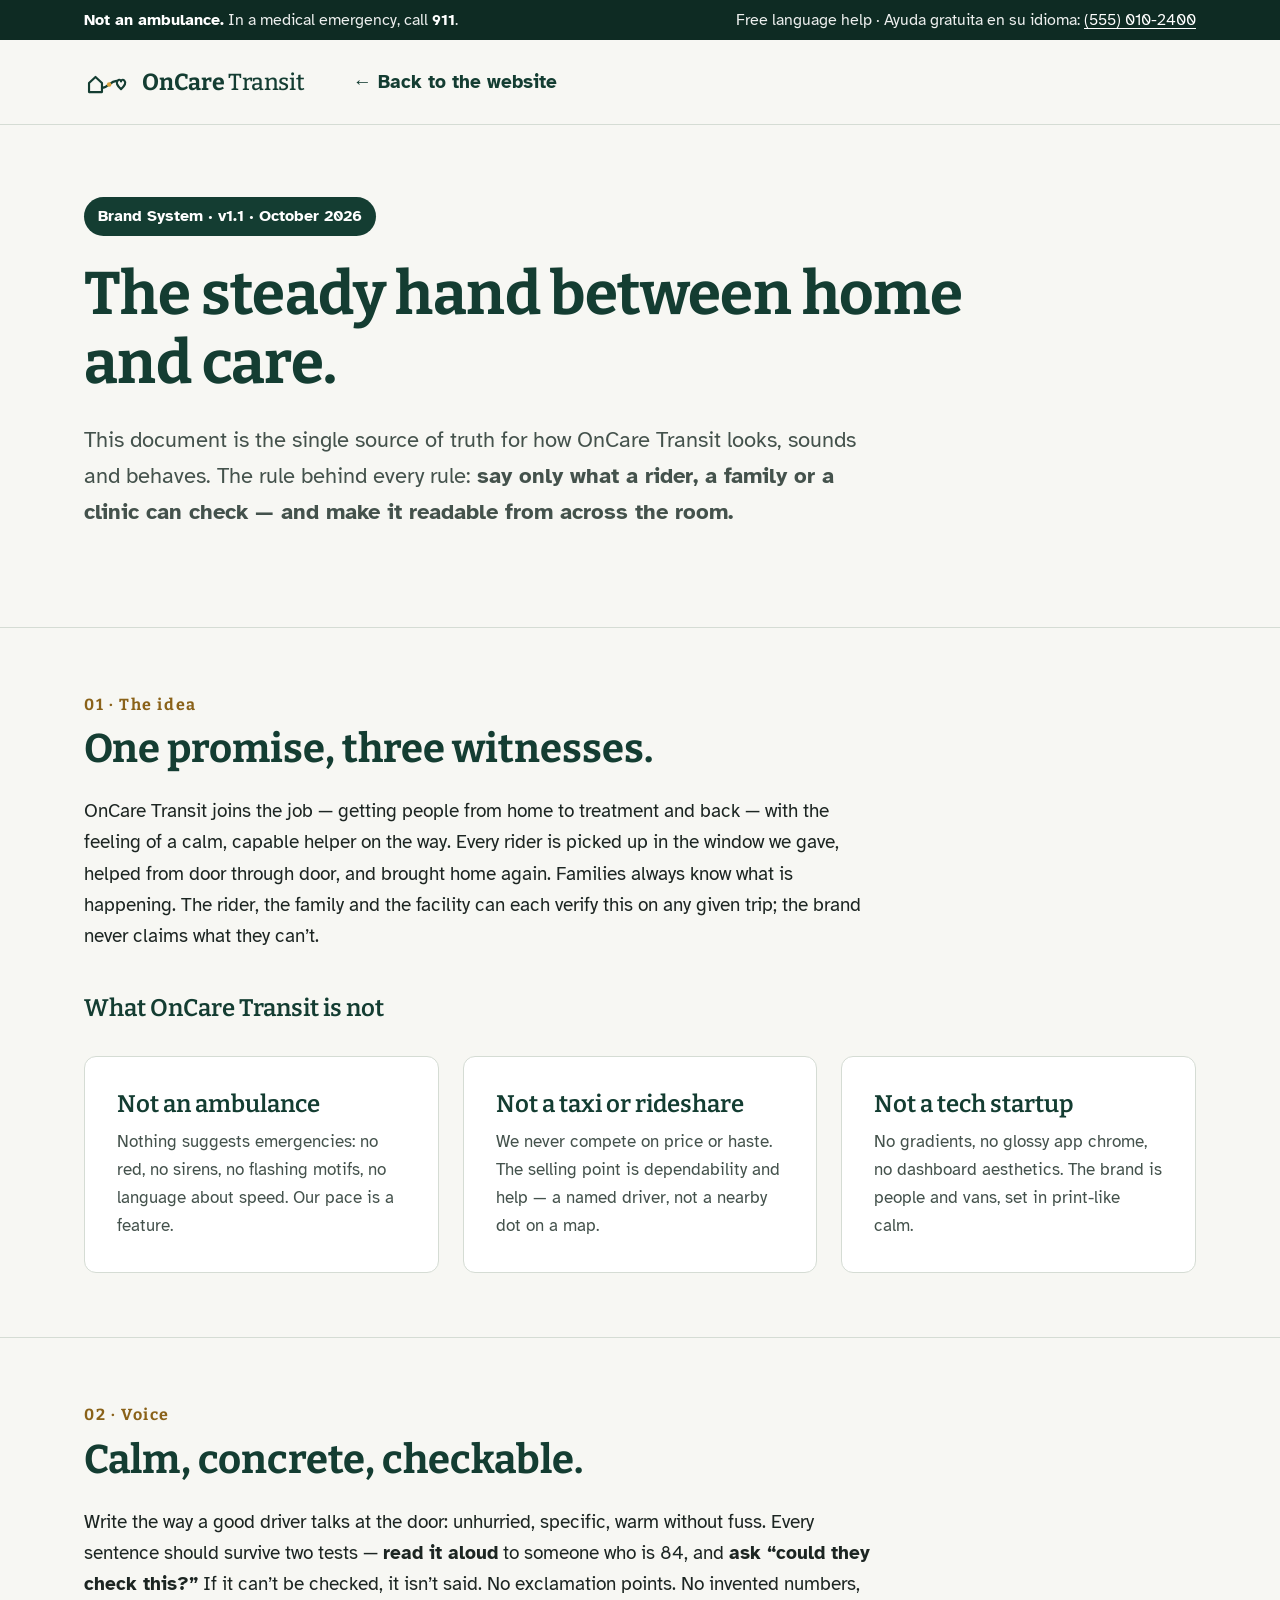
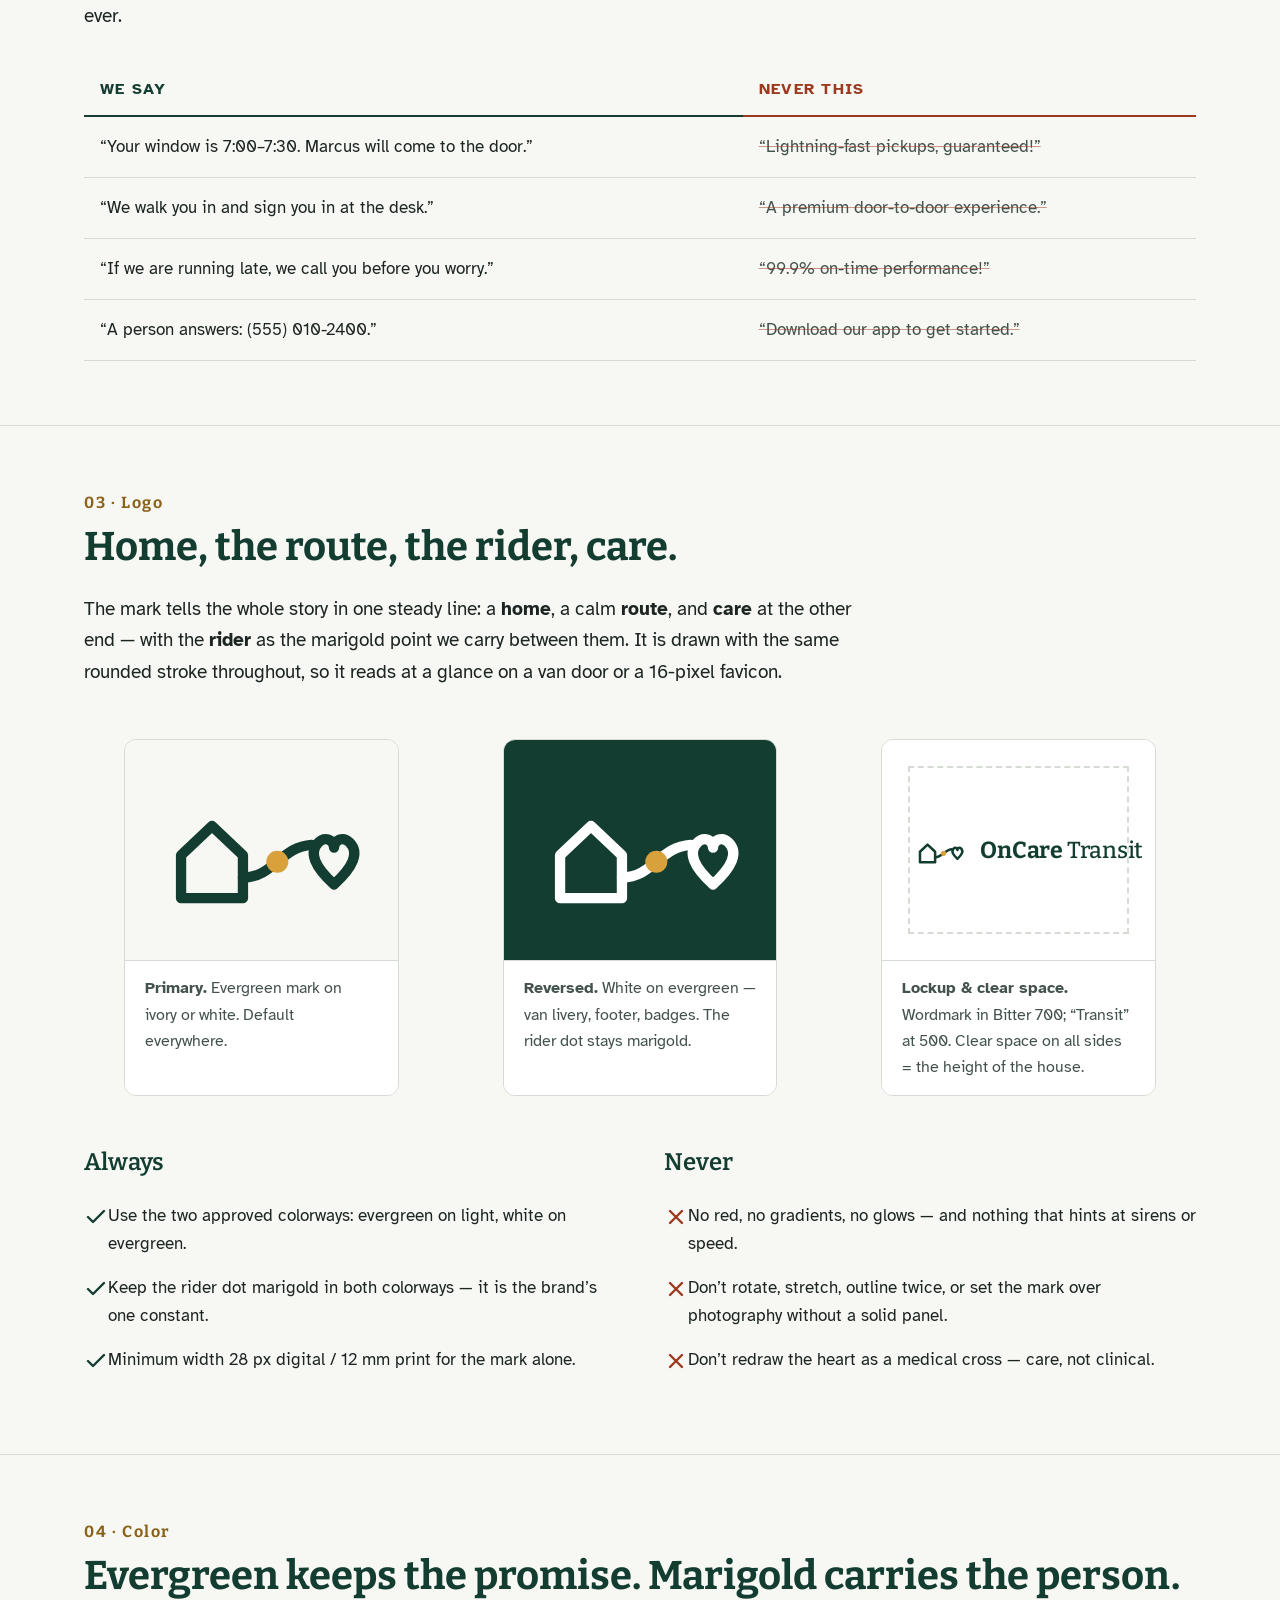
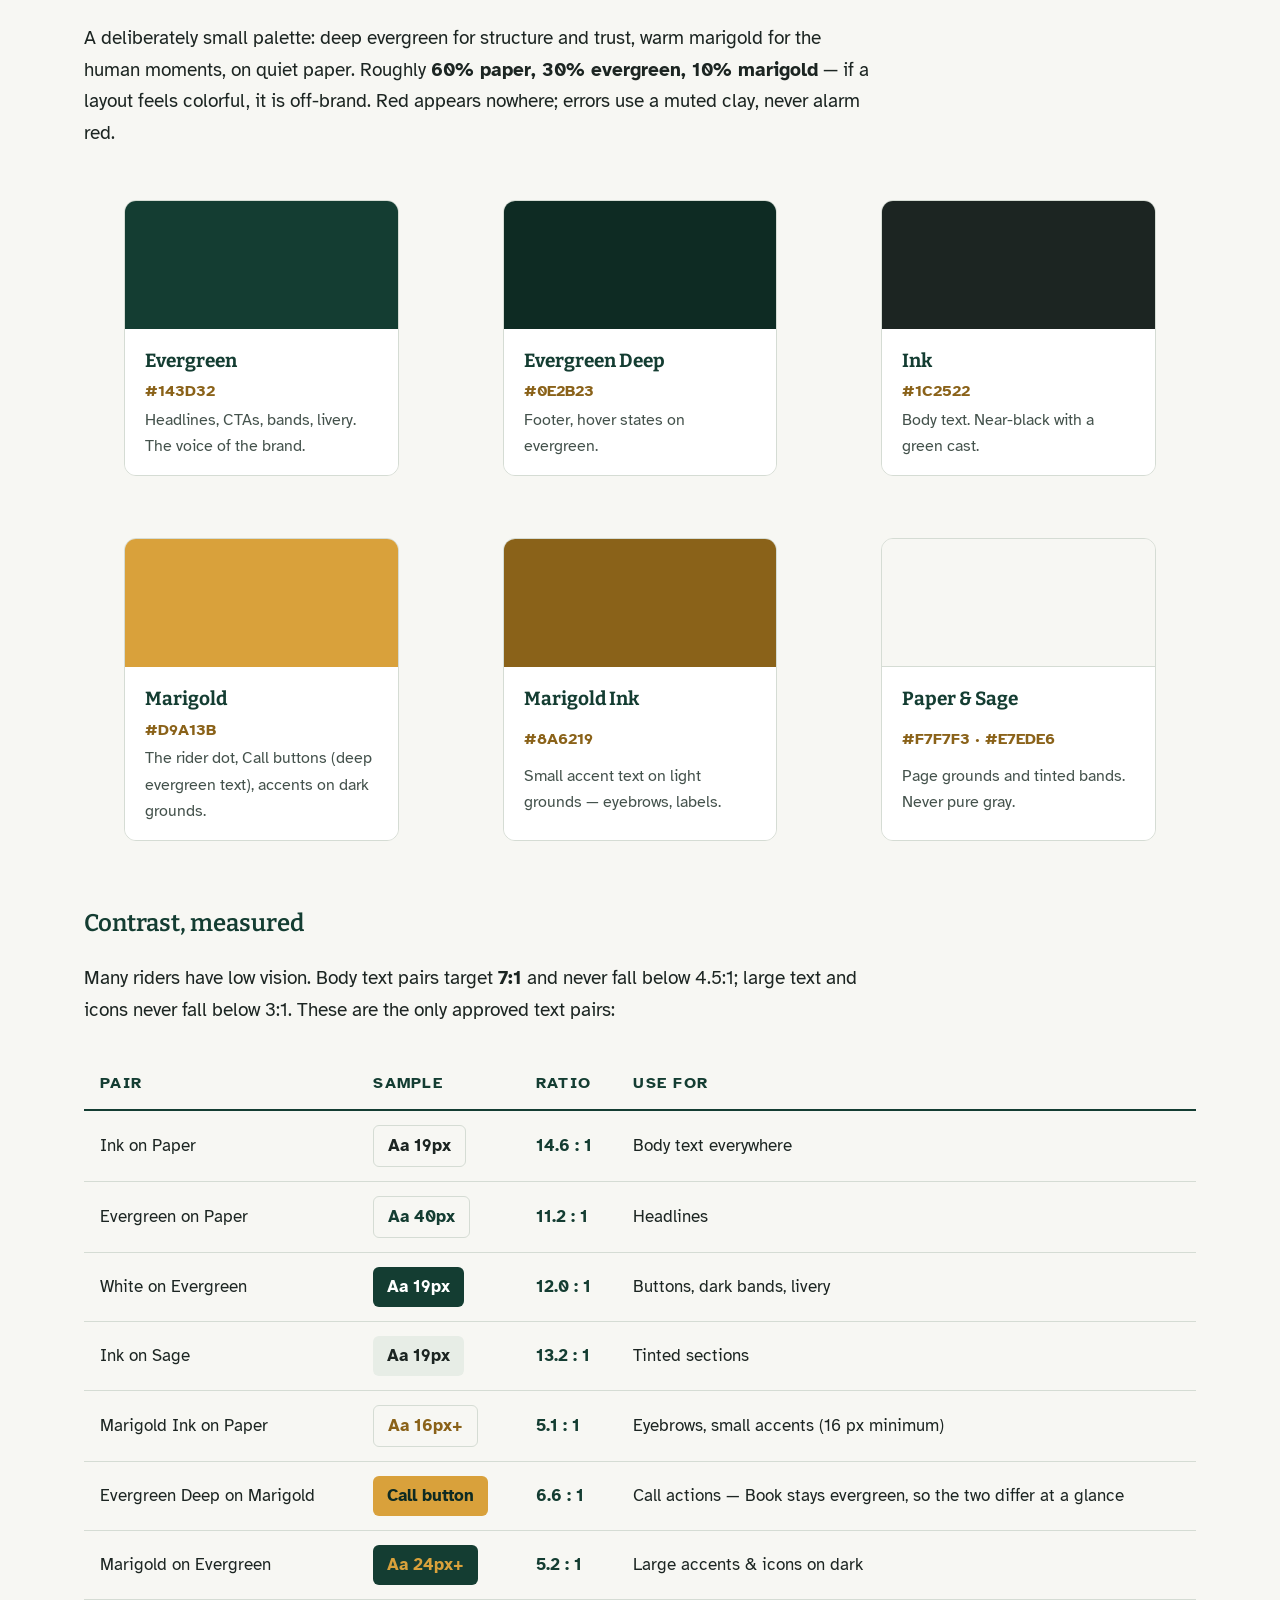
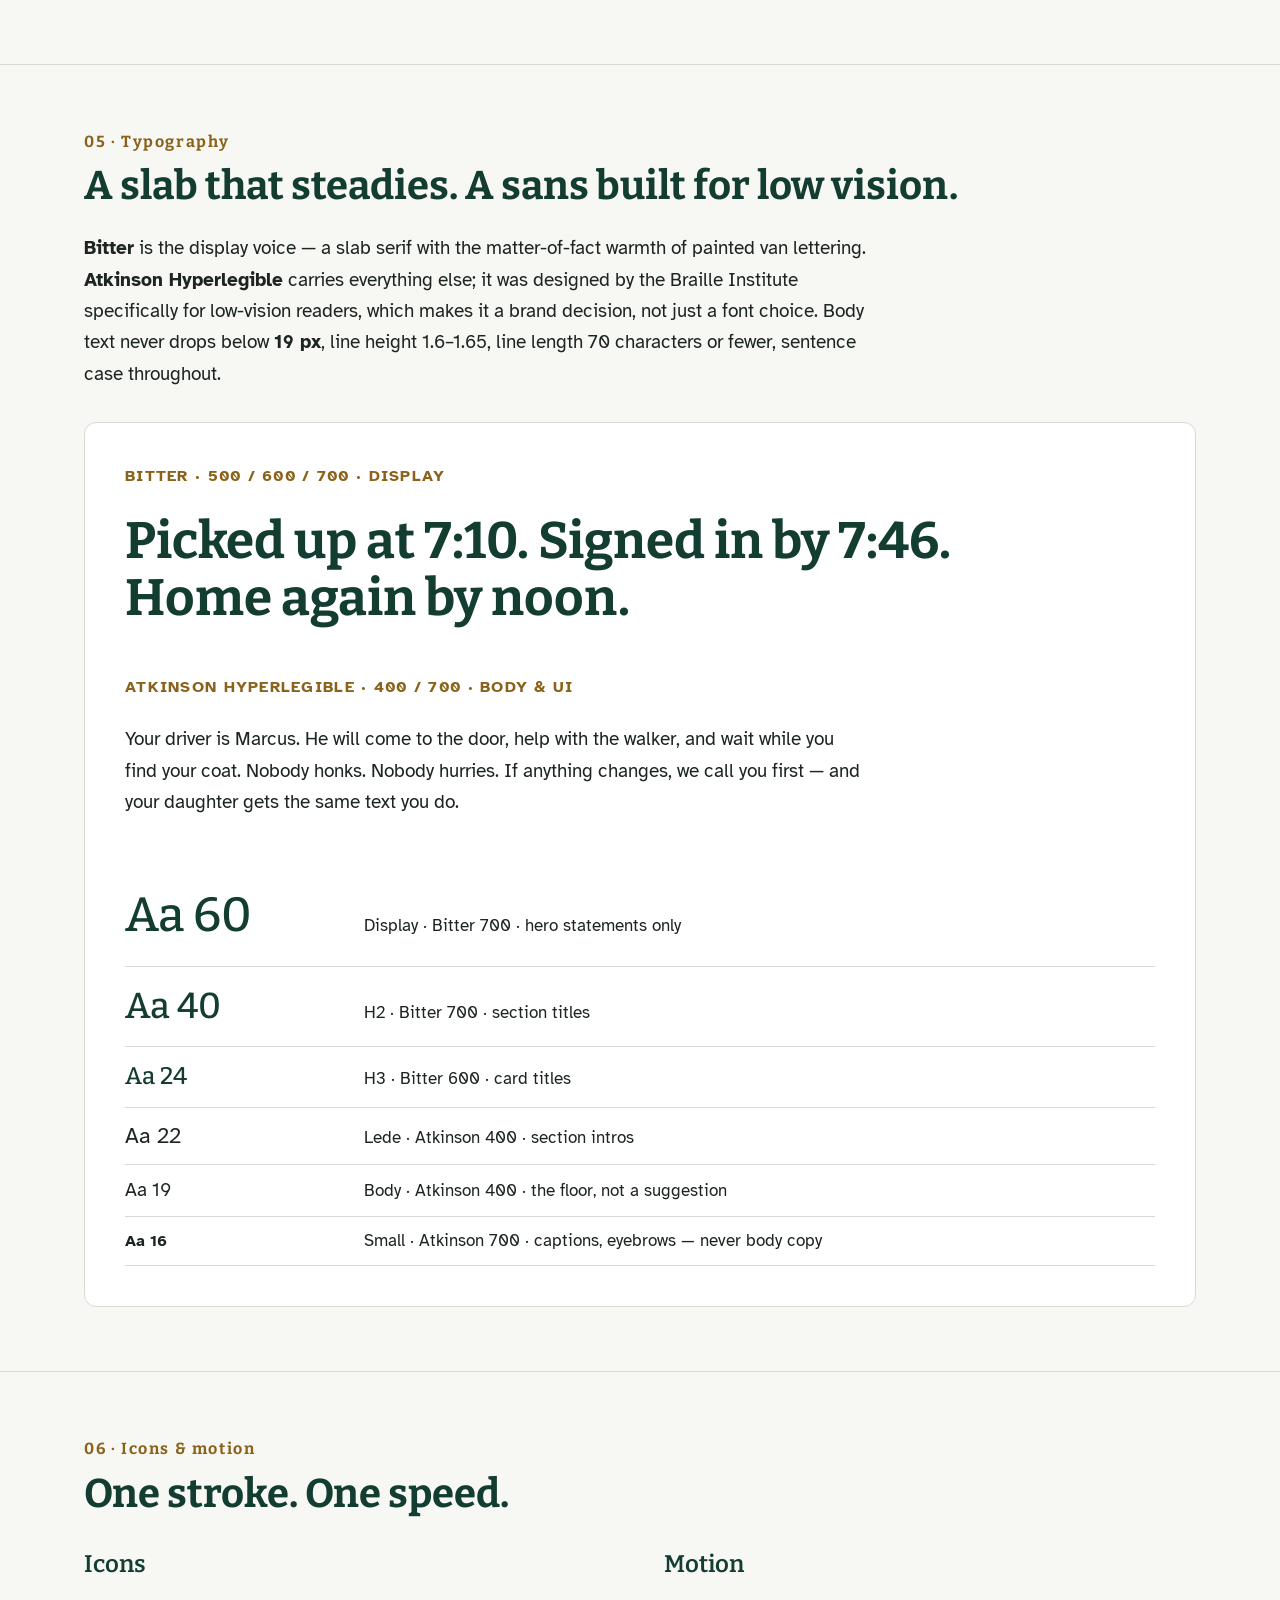
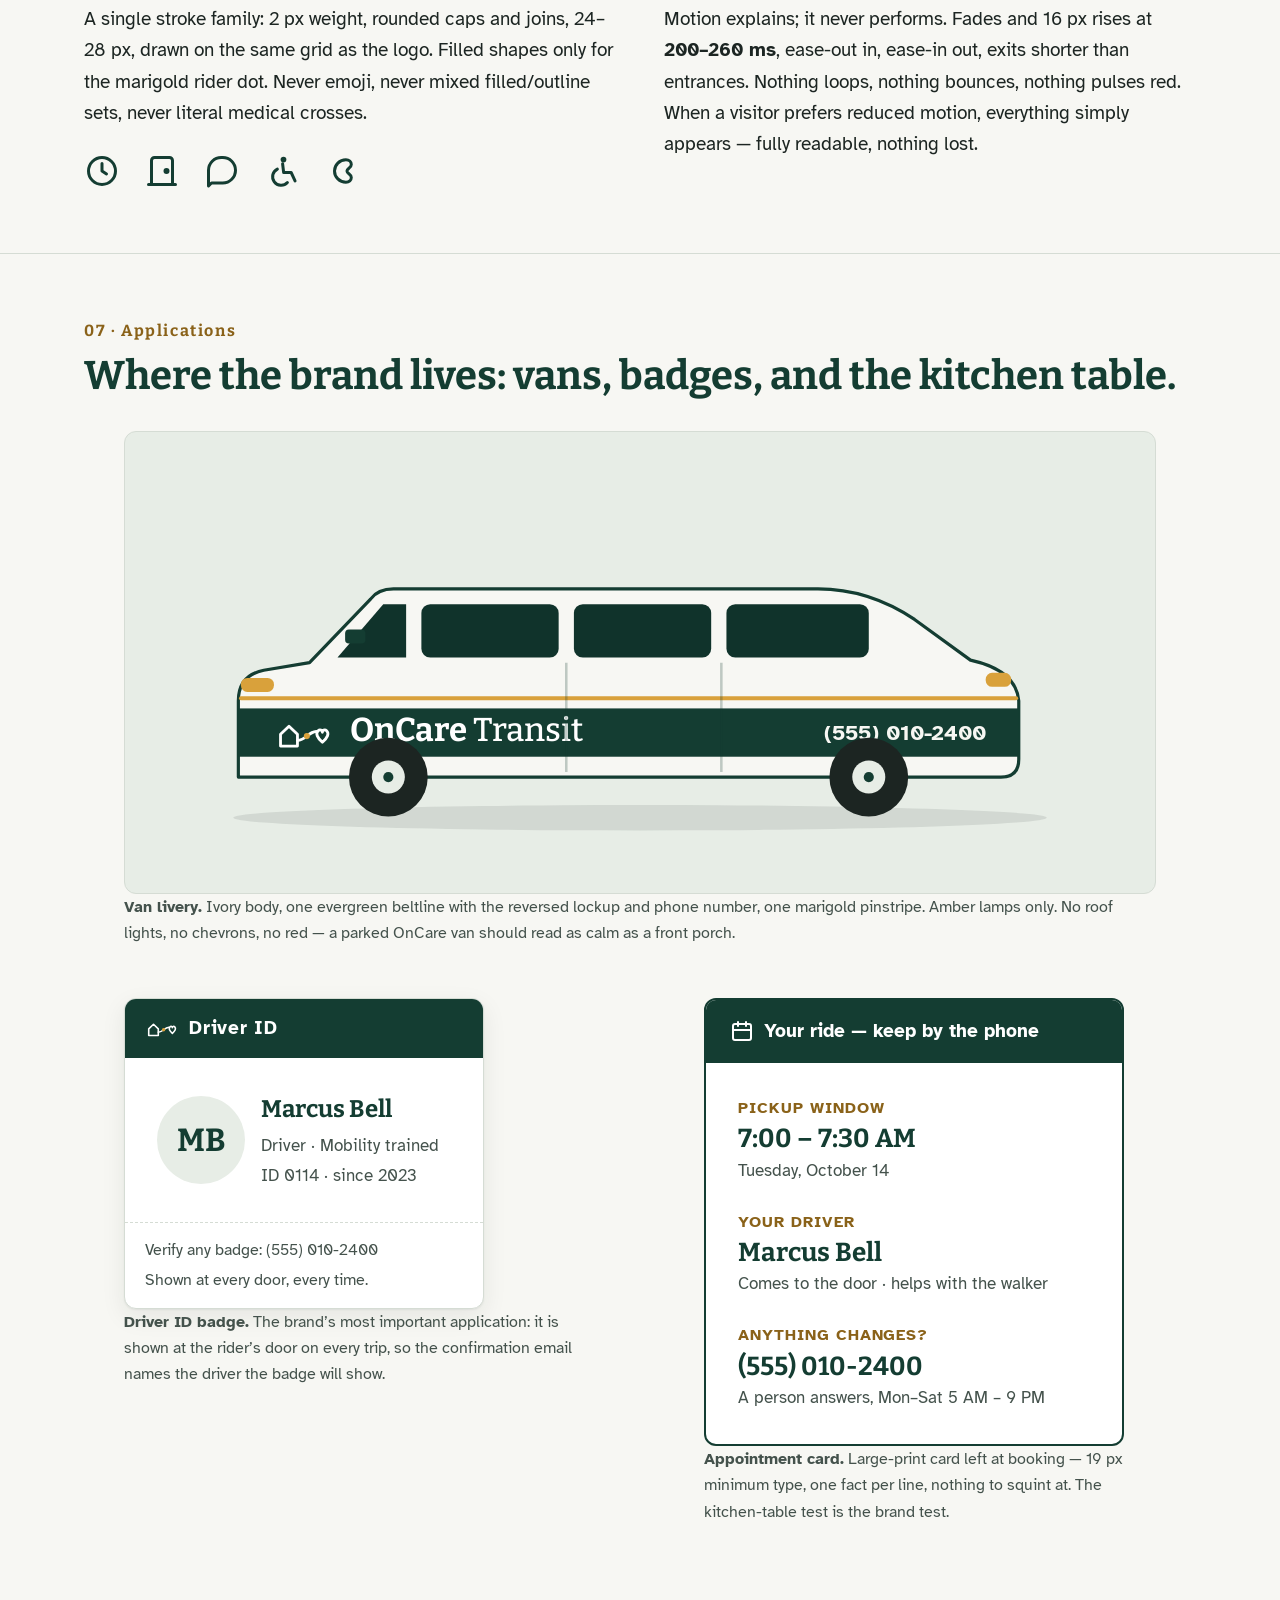
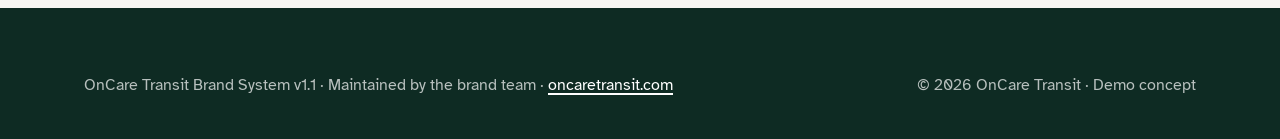
<file: brand.html>
<!DOCTYPE html>
<html lang="en">
<head>
<meta charset="UTF-8">
<meta name="viewport" content="width=device-width, initial-scale=1.0">
<title>OnCare Transit — Brand System v1.0</title>
<meta name="description" content="The OnCare Transit brand system: idea, voice, logo, color, type, and applications — built to be read large and checked easily.">
<link rel="icon" href="data:image/svg+xml,%3Csvg xmlns='http://www.w3.org/2000/svg' viewBox='0 0 32 32'%3E%3Crect width='32' height='32' rx='7' fill='%23143D32'/%3E%3Cpath d='M16 24c-5.5-4.3-7.5-8-4.8-11 1.8-2 4.3-1 4.8 1 .5-2 3-3 4.8-1 2.7 3 .7 6.7-4.8 11z' fill='%23D9A13B'/%3E%3C/svg%3E">
<link rel="stylesheet" href="assets/styles.css">
</head>
<body>
<a class="skip-link" href="#main">Skip to main content</a>
<div class="scroll-progress" aria-hidden="true"></div>

<div class="utility-bar" role="region" aria-label="Important notices">
  <div class="container">
    <span><strong>Not an ambulance.</strong> In a medical emergency, call <strong>911</strong>.</span>
    <span>Free language help · Ayuda gratuita en su idioma: <a class="od-nowrap" href="tel:+15550102400">(555) 010-2400</a></span>
  </div>
</div>

<header class="site-header">
  <div class="container od-row">
    <a class="brand-lockup" href="index.html" aria-label="OnCare Transit — back to the website">
      <svg width="46" height="32" viewBox="0 0 64 44" aria-hidden="true" focusable="false">
        <g fill="none" stroke="#143D32" stroke-width="3" stroke-linecap="round" stroke-linejoin="round">
          <path d="M7 36 V23.5 L16 15 L25 23.5 V36 Z"/>
          <path d="M25 30 C34 30 36 21 45 20.5"/>
          <path d="M51.5 32 C46 27 44 22.8 47 19.8 C49 17.8 51.5 19.3 51.5 21.3 C51.5 19.3 54 17.8 56 19.8 C59 22.8 57 27 51.5 32 Z"/>
        </g>
        <circle cx="35" cy="25.4" r="3.2" fill="#D9A13B"/>
      </svg>
      <span class="brand-name">OnCare <span class="brand-sub">Transit</span></span>
    </a>
    <span class="od-spacer od-fill" aria-hidden="true"></span>
    <a class="header-phone" href="index.html">← Back to the website</a>
  </div>
</header>

<main id="main">

  <section class="spec-hero">
    <div class="container">
      <span class="version">Brand System · v1.1 · October 2026</span>
      <h1>The steady hand between home and&nbsp;care.</h1>
      <p class="lede" style="max-width:56ch">This document is the single source of truth for how OnCare Transit looks, sounds and behaves. The rule behind every rule: <strong>say only what a rider, a family or a clinic can check — and make it readable from across the room.</strong></p>
    </div>
  </section>

  <!-- 01 · Idea -------------------------------------------------- -->
  <section class="spec-section" id="idea">
    <div class="container">
      <span class="spec-num">01 · The idea</span>
      <h2>One promise, three witnesses.</h2>
      <p style="max-width:66ch">OnCare Transit joins the job — getting people from home to treatment and back — with the feeling of a calm, capable helper on the way. Every rider is picked up in the window we gave, helped from door through door, and brought home again. Families always know what is happening. The rider, the family and the facility can each verify this on any given trip; the brand never claims what they can’t.</p>

      <h3 style="margin-top:40px">What OnCare Transit is not</h3>
      <div class="not-grid od-grid">
        <article class="not-card od-stack">
          <h3>Not an ambulance</h3>
          <p>Nothing suggests emergencies: no red, no sirens, no flashing motifs, no language about speed. Our pace is a feature.</p>
        </article>
        <article class="not-card od-stack">
          <h3>Not a taxi or rideshare</h3>
          <p>We never compete on price or haste. The selling point is dependability and help — a named driver, not a nearby dot on a map.</p>
        </article>
        <article class="not-card od-stack">
          <h3>Not a tech startup</h3>
          <p>No gradients, no glossy app chrome, no dashboard aesthetics. The brand is people and vans, set in print-like calm.</p>
        </article>
      </div>
    </div>
  </section>

  <!-- 02 · Voice -------------------------------------------------- -->
  <section class="spec-section" id="voice">
    <div class="container">
      <span class="spec-num">02 · Voice</span>
      <h2>Calm, concrete, checkable.</h2>
      <p style="max-width:66ch">Write the way a good driver talks at the door: unhurried, specific, warm without fuss. Every sentence should survive two tests — <strong>read it aloud</strong> to someone who is 84, and <strong>ask “could they check this?”</strong> If it can’t be checked, it isn’t said. No exclamation points. No invented numbers, ever.</p>

      <table class="voice-table">
        <caption class="visually-hidden">Examples of OnCare voice compared with language we never use</caption>
        <thead>
          <tr>
            <th class="say" scope="col">We say</th>
            <th class="not" scope="col">Never this</th>
          </tr>
        </thead>
        <tbody>
          <tr>
            <td>“Your window is 7:00–7:30. Marcus will come to the door.”</td>
            <td class="not">“Lightning-fast pickups, guaranteed!”</td>
          </tr>
          <tr>
            <td>“We walk you in and sign you in at the desk.”</td>
            <td class="not">“A premium door-to-door experience.”</td>
          </tr>
          <tr>
            <td>“If we are running late, we call you before you worry.”</td>
            <td class="not">“99.9% on-time performance!”</td>
          </tr>
          <tr>
            <td>“A person answers: (555) 010-2400.”</td>
            <td class="not">“Download our app to get started.”</td>
          </tr>
        </tbody>
      </table>
    </div>
  </section>

  <!-- 03 · Logo ---------------------------------------------------- -->
  <section class="spec-section" id="logo">
    <div class="container">
      <span class="spec-num">03 · Logo</span>
      <h2>Home, the route, the rider, care.</h2>
      <p style="max-width:66ch">The mark tells the whole story in one steady line: a <strong>home</strong>, a calm <strong>route</strong>, and <strong>care</strong> at the other end — with the <strong>rider</strong> as the marigold point we carry between them. It is drawn with the same rounded stroke throughout, so it reads at a glance on a van door or a 16-pixel favicon.</p>

      <div class="logo-plates od-grid">
        <figure class="logo-plate od-tile">
          <div class="plate plate-ivory">
            <svg width="220" height="152" viewBox="0 0 64 44" role="img" aria-label="Primary mark: evergreen house, route and heart with a marigold rider dot, on ivory">
              <g fill="none" stroke="#143D32" stroke-width="3" stroke-linecap="round" stroke-linejoin="round">
                <path d="M7 36 V23.5 L16 15 L25 23.5 V36 Z"/>
                <path d="M25 30 C34 30 36 21 45 20.5"/>
                <path d="M51.5 32 C46 27 44 22.8 47 19.8 C49 17.8 51.5 19.3 51.5 21.3 C51.5 19.3 54 17.8 56 19.8 C59 22.8 57 27 51.5 32 Z"/>
              </g>
              <circle cx="35" cy="25.4" r="3.2" fill="#D9A13B"/>
            </svg>
          </div>
          <figcaption><strong>Primary.</strong> Evergreen mark on ivory or white. Default everywhere.</figcaption>
        </figure>

        <figure class="logo-plate od-tile">
          <div class="plate plate-dark">
            <svg width="220" height="152" viewBox="0 0 64 44" role="img" aria-label="Reversed mark: white house, route and heart with a marigold rider dot, on evergreen">
              <g fill="none" stroke="#FFFFFF" stroke-width="3" stroke-linecap="round" stroke-linejoin="round">
                <path d="M7 36 V23.5 L16 15 L25 23.5 V36 Z"/>
                <path d="M25 30 C34 30 36 21 45 20.5"/>
                <path d="M51.5 32 C46 27 44 22.8 47 19.8 C49 17.8 51.5 19.3 51.5 21.3 C51.5 19.3 54 17.8 56 19.8 C59 22.8 57 27 51.5 32 Z"/>
              </g>
              <circle cx="35" cy="25.4" r="3.2" fill="#D9A13B"/>
            </svg>
          </div>
          <figcaption><strong>Reversed.</strong> White on evergreen — van livery, footer, badges. The rider dot stays marigold.</figcaption>
        </figure>

        <figure class="logo-plate od-tile">
          <div class="plate plate-white" style="outline: 2px dashed #D5DCD4; outline-offset: -28px;">
            <span class="brand-lockup">
              <svg width="54" height="37" viewBox="0 0 64 44" aria-hidden="true" focusable="false">
                <g fill="none" stroke="#143D32" stroke-width="3" stroke-linecap="round" stroke-linejoin="round">
                  <path d="M7 36 V23.5 L16 15 L25 23.5 V36 Z"/>
                  <path d="M25 30 C34 30 36 21 45 20.5"/>
                  <path d="M51.5 32 C46 27 44 22.8 47 19.8 C49 17.8 51.5 19.3 51.5 21.3 C51.5 19.3 54 17.8 56 19.8 C59 22.8 57 27 51.5 32 Z"/>
                </g>
                <circle cx="35" cy="25.4" r="3.2" fill="#D9A13B"/>
              </svg>
              <span class="brand-name">OnCare <span class="brand-sub">Transit</span></span>
            </span>
          </div>
          <figcaption><strong>Lockup &amp; clear space.</strong> Wordmark in Bitter 700; “Transit” at 500. Clear space on all sides = the height of the house.</figcaption>
        </figure>
      </div>

      <div class="rules-cols">
        <div>
          <h3>Always</h3>
          <ul class="rule-list do">
            <li><svg viewBox="0 0 24 24" fill="none" stroke="currentColor" stroke-width="2.4" stroke-linecap="round" stroke-linejoin="round" aria-hidden="true"><path d="M20 6L9 17l-5-5"/></svg><span>Use the two approved colorways: evergreen on light, white on evergreen.</span></li>
            <li><svg viewBox="0 0 24 24" fill="none" stroke="currentColor" stroke-width="2.4" stroke-linecap="round" stroke-linejoin="round" aria-hidden="true"><path d="M20 6L9 17l-5-5"/></svg><span>Keep the rider dot marigold in both colorways — it is the brand’s one constant.</span></li>
            <li><svg viewBox="0 0 24 24" fill="none" stroke="currentColor" stroke-width="2.4" stroke-linecap="round" stroke-linejoin="round" aria-hidden="true"><path d="M20 6L9 17l-5-5"/></svg><span>Minimum width 28&nbsp;px digital / 12&nbsp;mm print for the mark alone.</span></li>
          </ul>
        </div>
        <div>
          <h3>Never</h3>
          <ul class="rule-list dont">
            <li><svg viewBox="0 0 24 24" fill="none" stroke="currentColor" stroke-width="2.4" stroke-linecap="round" aria-hidden="true"><path d="M18 6L6 18M6 6l12 12"/></svg><span>No red, no gradients, no glows — and nothing that hints at sirens or speed.</span></li>
            <li><svg viewBox="0 0 24 24" fill="none" stroke="currentColor" stroke-width="2.4" stroke-linecap="round" aria-hidden="true"><path d="M18 6L6 18M6 6l12 12"/></svg><span>Don’t rotate, stretch, outline twice, or set the mark over photography without a solid panel.</span></li>
            <li><svg viewBox="0 0 24 24" fill="none" stroke="currentColor" stroke-width="2.4" stroke-linecap="round" aria-hidden="true"><path d="M18 6L6 18M6 6l12 12"/></svg><span>Don’t redraw the heart as a medical cross — care, not clinical.</span></li>
          </ul>
        </div>
      </div>
    </div>
  </section>

  <!-- 04 · Color ---------------------------------------------------- -->
  <section class="spec-section" id="color">
    <div class="container">
      <span class="spec-num">04 · Color</span>
      <h2>Evergreen keeps the promise. Marigold carries the person.</h2>
      <p style="max-width:66ch">A deliberately small palette: deep evergreen for structure and trust, warm marigold for the human moments, on quiet paper. Roughly <strong>60% paper, 30% evergreen, 10% marigold</strong> — if a layout feels colorful, it is off-brand. Red appears nowhere; errors use a muted clay, never alarm red.</p>

      <div class="swatch-grid od-grid">
        <figure class="swatch od-tile">
          <div class="chip" style="background:#143D32"></div>
          <figcaption class="meta od-stat"><strong>Evergreen</strong><code>#143D32</code><span>Headlines, CTAs, bands, livery. The voice of the brand.</span></figcaption>
        </figure>
        <figure class="swatch od-tile">
          <div class="chip" style="background:#0E2B23"></div>
          <figcaption class="meta od-stat"><strong>Evergreen Deep</strong><code>#0E2B23</code><span>Footer, hover states on evergreen.</span></figcaption>
        </figure>
        <figure class="swatch od-tile">
          <div class="chip" style="background:#1C2522"></div>
          <figcaption class="meta od-stat"><strong>Ink</strong><code>#1C2522</code><span>Body text. Near-black with a green cast.</span></figcaption>
        </figure>
        <figure class="swatch od-tile">
          <div class="chip" style="background:#D9A13B"></div>
          <figcaption class="meta od-stat"><strong>Marigold</strong><code>#D9A13B</code><span>The rider dot, Call buttons (deep evergreen text), accents on dark grounds.</span></figcaption>
        </figure>
        <figure class="swatch od-tile">
          <div class="chip" style="background:#8A6219"></div>
          <figcaption class="meta od-stat"><strong>Marigold Ink</strong><code>#8A6219</code><span>Small accent text on light grounds — eyebrows, labels.</span></figcaption>
        </figure>
        <figure class="swatch od-tile">
          <div class="chip" style="background:#F7F7F3; border-bottom:1px solid #D5DCD4"></div>
          <figcaption class="meta od-stat"><strong>Paper &amp; Sage</strong><code>#F7F7F3 · #E7EDE6</code><span>Page grounds and tinted bands. Never pure gray.</span></figcaption>
        </figure>
      </div>

      <h3 style="margin-top:48px">Contrast, measured</h3>
      <p style="max-width:66ch">Many riders have low vision. Body text pairs target <strong>7:1</strong> and never fall below 4.5:1; large text and icons never fall below 3:1. These are the only approved text pairs:</p>
      <table class="contrast-table">
        <caption class="visually-hidden">Approved color pairs with their measured contrast ratios</caption>
        <thead>
          <tr><th scope="col">Pair</th><th scope="col">Sample</th><th scope="col">Ratio</th><th scope="col">Use for</th></tr>
        </thead>
        <tbody>
          <tr><td>Ink on Paper</td><td><span class="pair-sample" style="background:#F7F7F3;color:#1C2522;border:1px solid #D5DCD4">Aa 19px</span></td><td class="pass">14.6 : 1</td><td>Body text everywhere</td></tr>
          <tr><td>Evergreen on Paper</td><td><span class="pair-sample" style="background:#F7F7F3;color:#143D32;border:1px solid #D5DCD4">Aa 40px</span></td><td class="pass">11.2 : 1</td><td>Headlines</td></tr>
          <tr><td>White on Evergreen</td><td><span class="pair-sample" style="background:#143D32;color:#FFFFFF">Aa 19px</span></td><td class="pass">12.0 : 1</td><td>Buttons, dark bands, livery</td></tr>
          <tr><td>Ink on Sage</td><td><span class="pair-sample" style="background:#E7EDE6;color:#1C2522">Aa 19px</span></td><td class="pass">13.2 : 1</td><td>Tinted sections</td></tr>
          <tr><td>Marigold Ink on Paper</td><td><span class="pair-sample" style="background:#F7F7F3;color:#8A6219;border:1px solid #D5DCD4">Aa 16px+</span></td><td class="pass">5.1 : 1</td><td>Eyebrows, small accents (16&nbsp;px minimum)</td></tr>
          <tr><td>Evergreen Deep on Marigold</td><td><span class="pair-sample" style="background:#D9A13B;color:#0E2B23">Call button</span></td><td class="pass">6.6 : 1</td><td>Call actions — Book stays evergreen, so the two differ at a glance</td></tr>
          <tr><td>Marigold on Evergreen</td><td><span class="pair-sample" style="background:#143D32;color:#D9A13B">Aa 24px+</span></td><td class="pass">5.2 : 1</td><td>Large accents &amp; icons on dark</td></tr>
        </tbody>
      </table>
    </div>
  </section>

  <!-- 05 · Type ------------------------------------------------------ -->
  <section class="spec-section" id="type">
    <div class="container">
      <span class="spec-num">05 · Typography</span>
      <h2>A slab that steadies. A sans built for low vision.</h2>
      <p style="max-width:66ch"><strong>Bitter</strong> is the display voice — a slab serif with the matter-of-fact warmth of painted van lettering. <strong>Atkinson Hyperlegible</strong> carries everything else; it was designed by the Braille Institute specifically for low-vision readers, which makes it a brand decision, not just a font choice. Body text never drops below <strong>19&nbsp;px</strong>, line height 1.6–1.65, line length 70 characters or fewer, sentence case throughout.</p>

      <div class="type-specimen od-stack">
        <span class="specimen-label">Bitter · 500 / 600 / 700 · display</span>
        <p class="specimen-display">Picked up at 7:10. Signed in by 7:46.<br>Home again by noon.</p>
        <span class="specimen-label">Atkinson Hyperlegible · 400 / 700 · body &amp; UI</span>
        <p class="specimen-body">Your driver is Marcus. He will come to the door, help with the walker, and wait while you find your coat. Nobody honks. Nobody hurries. If anything changes, we call you first — and your daughter gets the same text you do.</p>
        <table class="scale-table">
          <caption class="visually-hidden">Type scale</caption>
          <tbody>
            <tr><td class="sample" style="font-size:3rem">Aa 60</td><td>Display · Bitter 700 · hero statements only</td></tr>
            <tr><td class="sample" style="font-size:2.25rem">Aa 40</td><td>H2 · Bitter 700 · section titles</td></tr>
            <tr><td class="sample" style="font-size:1.5rem">Aa 24</td><td>H3 · Bitter 600 · card titles</td></tr>
            <tr><td style="font-size:1.375rem; font-weight:400">Aa 22</td><td>Lede · Atkinson 400 · section intros</td></tr>
            <tr><td style="font-size:1.1875rem; font-weight:400">Aa 19</td><td>Body · Atkinson 400 · the floor, not a suggestion</td></tr>
            <tr><td style="font-size:1rem; font-weight:700">Aa 16</td><td>Small · Atkinson 700 · captions, eyebrows — never body copy</td></tr>
          </tbody>
        </table>
      </div>
    </div>
  </section>

  <!-- 06 · Icons & motion --------------------------------------------- -->
  <section class="spec-section" id="craft">
    <div class="container">
      <span class="spec-num">06 · Icons &amp; motion</span>
      <h2>One stroke. One speed.</h2>
      <div class="rules-cols">
        <div>
          <h3>Icons</h3>
          <p>A single stroke family: 2&nbsp;px weight, rounded caps and joins, 24–28&nbsp;px, drawn on the same grid as the logo. Filled shapes only for the marigold rider dot. Never emoji, never mixed filled/outline sets, never literal medical crosses.</p>
          <div class="od-cluster" style="--od-gap:24px; color:#143D32" aria-label="Icon family sample">
            <svg class="icon" viewBox="0 0 24 24" aria-hidden="true" style="width:36px;height:36px"><circle cx="12" cy="12" r="9"/><path d="M12 7v5l3 2"/></svg>
            <svg class="icon" viewBox="0 0 24 24" aria-hidden="true" style="width:36px;height:36px"><path d="M5 21V5a2 2 0 0 1 2-2h10a2 2 0 0 1 2 2v16"/><path d="M3 21h18"/><circle cx="15" cy="12" r="1"/></svg>
            <svg class="icon" viewBox="0 0 24 24" aria-hidden="true" style="width:36px;height:36px"><path d="M21 11.5a8.5 8.5 0 0 1-8.5 8.5H5l-2 2V11.5a8.5 8.5 0 0 1 8.5-8.5h1a8.5 8.5 0 0 1 8.5 8.5z"/></svg>
            <svg class="icon" viewBox="0 0 24 24" aria-hidden="true" style="width:36px;height:36px"><circle cx="13" cy="4.4" r="1.9" fill="currentColor" stroke="none"/><path d="M12.4 7.2l.7 5.8h5l2.6 5.6"/><path d="M15.6 19.7a5.7 5.7 0 1 1-6.7-9"/></svg>
            <svg class="icon" viewBox="0 0 24 24" aria-hidden="true" style="width:36px;height:36px"><path d="M14.6 4.5c-4.2 0-7.6 3.4-7.6 7.5s3.4 7.5 7.6 7.5c2.2 0 3.6-1.4 3.6-3.1 0-2.5-2.9-2.5-2.9-4.4s2.9-1.9 2.9-4.4c0-1.7-1.4-3.1-3.6-3.1z"/></svg>
          </div>
        </div>
        <div>
          <h3>Motion</h3>
          <p>Motion explains; it never performs. Fades and 16&nbsp;px rises at <strong>200–260&nbsp;ms</strong>, ease-out in, ease-in out, exits shorter than entrances. Nothing loops, nothing bounces, nothing pulses red. When a visitor prefers reduced motion, everything simply appears — fully readable, nothing lost.</p>
        </div>
      </div>
    </div>
  </section>

  <!-- 07 · Applications ------------------------------------------------ -->
  <section class="spec-section" id="applications">
    <div class="container">
      <span class="spec-num">07 · Applications</span>
      <h2>Where the brand lives: vans, badges, and the kitchen table.</h2>

      <figure class="app-card" style="margin-top:32px">
        <div class="livery-stage">
          <svg viewBox="0 0 760 300" role="img" aria-label="Van livery specification: ivory van with an evergreen beltline band carrying the reversed logo, wordmark and phone number, a marigold pinstripe above the band, and plain amber lamps — no light bars, no red.">
            <ellipse cx="380" cy="272" rx="320" ry="10" fill="rgba(20,37,30,0.10)"/>
            <!-- body -->
            <path d="M64 240 L64 180 Q64 160 84 156 L120 150 L168 100 Q174 92 186 92 L520 92 Q560 92 596 116 L640 148 Q676 156 678 180 L678 226 Q678 240 664 240 Z"
                  fill="#F7F7F3" stroke="#143D32" stroke-width="2.5" stroke-linejoin="round"/>
            <!-- windows -->
            <path d="M178 104 L142 146 L196 146 L196 104 Z" fill="#10332B"/>
            <rect x="208" y="104" width="108" height="42" rx="7" fill="#10332B"/>
            <rect x="328" y="104" width="108" height="42" rx="7" fill="#10332B"/>
            <rect x="448" y="104" width="112" height="42" rx="7" fill="#10332B"/>
            <!-- mirror + lamps (amber only — never red, never a light bar) -->
            <rect x="148" y="124" width="16" height="11" rx="3" fill="#143D32"/>
            <rect x="66" y="162" width="26" height="11" rx="5" fill="#D9A13B"/>
            <rect x="652" y="158" width="20" height="11" rx="5" fill="#D9A13B"/>
            <!-- marigold route pinstripe -->
            <path d="M66 178 H676" stroke="#D9A13B" stroke-width="3" stroke-linecap="round"/>
            <!-- evergreen beltline band -->
            <rect x="64" y="186" width="614" height="38" fill="#143D32"/>
            <!-- reversed mark + wordmark + phone on the band -->
            <g transform="translate(92,189) scale(0.74)" fill="none" stroke="#FFFFFF" stroke-width="3" stroke-linecap="round" stroke-linejoin="round">
              <path d="M7 36 V23.5 L16 15 L25 23.5 V36 Z"/>
              <path d="M25 30 C34 30 36 21 45 20.5"/>
              <path d="M51.5 32 C46 27 44 22.8 47 19.8 C49 17.8 51.5 19.3 51.5 21.3 C51.5 19.3 54 17.8 56 19.8 C59 22.8 57 27 51.5 32 Z"/>
            </g>
            <circle cx="117.9" cy="207.8" r="2.4" fill="#D9A13B"/>
            <text x="152" y="212" font-family="Bitter, serif" font-weight="700" font-size="26" fill="#FFFFFF">OnCare <tspan font-weight="500">Transit</tspan></text>
            <text x="652" y="211" text-anchor="end" font-family="'Atkinson Hyperlegible', sans-serif" font-weight="700" font-size="17" fill="#F7F7F3">(555) 010-2400</text>
            <!-- door seams -->
            <path d="M322 150 V236 M444 150 V236" stroke="rgba(20,61,50,0.25)" stroke-width="2"/>
            <!-- wheels -->
            <g>
              <circle cx="182" cy="240" r="31" fill="#1C2522"/>
              <circle cx="182" cy="240" r="13" fill="#E7EDE6"/>
              <circle cx="182" cy="240" r="4" fill="#143D32"/>
              <circle cx="560" cy="240" r="31" fill="#1C2522"/>
              <circle cx="560" cy="240" r="13" fill="#E7EDE6"/>
              <circle cx="560" cy="240" r="4" fill="#143D32"/>
            </g>
          </svg>
        </div>
        <figcaption><strong>Van livery.</strong> Ivory body, one evergreen beltline with the reversed lockup and phone number, one marigold pinstripe. Amber lamps only. No roof lights, no chevrons, no red — a parked OnCare van should read as calm as a front porch.</figcaption>
      </figure>

      <div class="app-grid">
        <figure class="app-card">
          <div class="id-badge od-stack">
            <div class="badge-top od-row">
              <svg width="34" height="24" viewBox="0 0 64 44" aria-hidden="true" focusable="false">
                <g fill="none" stroke="#FFFFFF" stroke-width="3" stroke-linecap="round" stroke-linejoin="round">
                  <path d="M7 36 V23.5 L16 15 L25 23.5 V36 Z"/>
                  <path d="M25 30 C34 30 36 21 45 20.5"/>
                  <path d="M51.5 32 C46 27 44 22.8 47 19.8 C49 17.8 51.5 19.3 51.5 21.3 C51.5 19.3 54 17.8 56 19.8 C59 22.8 57 27 51.5 32 Z"/>
                </g>
                <circle cx="35" cy="25.4" r="3.2" fill="#D9A13B"/>
              </svg>
              <span>Driver ID</span>
            </div>
            <div class="badge-body od-row">
              <span class="badge-avatar" aria-hidden="true">MB</span>
              <div class="badge-name od-stat">
                <strong>Marcus Bell</strong>
                <span>Driver · Mobility trained</span>
                <span class="od-nowrap">ID 0114 · since 2023</span>
              </div>
            </div>
            <div class="badge-foot od-stat">
              <span>Verify any badge: (555) 010-2400</span>
              <span>Shown at every door, every time.</span>
            </div>
          </div>
          <figcaption><strong>Driver ID badge.</strong> The brand’s most important application: it is shown at the rider’s door on every trip, so the confirmation email names the driver the badge will show.</figcaption>
        </figure>

        <figure class="app-card">
          <div class="appt-card od-stack">
            <div class="appt-top od-row">
              <svg class="icon" viewBox="0 0 24 24" aria-hidden="true" style="width:24px;height:24px"><rect x="3" y="5" width="18" height="16" rx="2"/><path d="M16 3v4M8 3v4M3 11h18"/></svg>
              <span>Your ride — keep by the phone</span>
            </div>
            <div class="appt-body od-stack">
              <div class="appt-row od-stat">
                <span>Pickup window</span>
                <strong class="od-nowrap">7:00 – 7:30 AM</strong>
                <em>Tuesday, October 14</em>
              </div>
              <div class="appt-row od-stat">
                <span>Your driver</span>
                <strong>Marcus Bell</strong>
                <em>Comes to the door · helps with the walker</em>
              </div>
              <div class="appt-row od-stat">
                <span>Anything changes?</span>
                <strong class="od-nowrap">(555) 010-2400</strong>
                <em>A person answers, Mon–Sat 5 AM – 9 PM</em>
              </div>
            </div>
          </div>
          <figcaption><strong>Appointment card.</strong> Large-print card left at booking — 19&nbsp;px minimum type, one fact per line, nothing to squint at. The kitchen-table test is the brand test.</figcaption>
        </figure>
      </div>
    </div>
  </section>
</main>

<footer class="site-footer">
  <div class="container">
    <div class="footer-legal" style="margin-top:0; padding-top:0; border-top:0">
      <span>OnCare Transit Brand System v1.1 · Maintained by the brand team · <a href="index.html">oncaretransit.com</a></span>
      <span>© 2026 OnCare Transit · Demo concept</span>
    </div>
  </div>
</footer>

<script>
(function () {
  "use strict";
  var prog = document.querySelector(".scroll-progress");
  var ticking = false;
  function paintProgress() {
    var doc = document.documentElement;
    var max = doc.scrollHeight - doc.clientHeight;
    prog.style.transform = "scaleX(" + (max > 0 ? doc.scrollTop / max : 0) + ")";
    ticking = false;
  }
  document.addEventListener("scroll", function () {
    if (!ticking) { ticking = true; window.requestAnimationFrame(paintProgress); }
  }, { passive: true });
  paintProgress();
})();
</script>
</body>
</html>
</file>
<file: assets/styles.css>
/* OD-LAYOUT-PRIMITIVES v1 — structure only: display, flex/grid, overflow, wrapping, ratio.
   Put this @layer first; product CSS outside the layer always wins. */
@layer od-layout {
  :where(.od-stack,.od-row,.od-row-top,.od-cluster,.od-grid,.od-field,.od-stat,.od-cell,.od-tile) > :where(*) { min-width: 0; }

  /* containers */
  .od-stack   { display: flex; flex-direction: column; gap: var(--od-gap, 8px); }
  .od-row     { display: flex; align-items: center; gap: var(--od-gap, 8px); }
  .od-row-top { display: flex; align-items: flex-start; gap: var(--od-gap, 8px); }
  .od-cluster { display: flex; flex-wrap: wrap; align-items: center; gap: var(--od-gap, 8px); }
  .od-fill    { flex: 1 1 0; min-width: 0; }
  .od-fixed   { flex: none; }
  .od-grid    { display: grid; gap: var(--od-gap, 12px); grid-template-columns: repeat(var(--od-cols, 3), minmax(0, 1fr)); }

  /* stacked information: each piece is its own line — never sibling inline spans */
  .od-stat, .od-field, .od-cell { display: grid; gap: var(--od-gap, 2px); }
  :where(.od-stat,.od-field,.od-cell) > :where(*) { display: block; }
  .od-tile { display: grid; grid-template-rows: auto 1fr; }
  :where(.od-tile) > :where(*) { display: block; }

  /* media keeps its intrinsic ratio by default; never a distorted or cropped
     cover by accident. height:auto lets the ratio win over an <img height="…">
     attribute. Cropping to a uniform box is an explicit opt-in: set --od-ratio
     AND add .od-media-cover together (per the core rule, only where a crop is
     deliberate — tile thumbs, decorative fills — never on full-frame content). */
  .od-media { display: block; width: 100%; height: auto; aspect-ratio: var(--od-ratio, auto); }
  .od-media-cover { object-fit: cover; }

  /* data text only — authored copy is rewritten to its budget instead */
  .od-truncate { display: block; max-width: 100%; overflow: hidden; white-space: nowrap; text-overflow: ellipsis; }
  .od-clamp-2, .od-clamp-3 { display: -webkit-box; -webkit-box-orient: vertical; overflow: hidden; overflow-wrap: anywhere; }
  .od-clamp-2 { -webkit-line-clamp: 2; }
  .od-clamp-3 { -webkit-line-clamp: 3; }
  .od-lines-2 { min-height: calc(2 * 1.4em); }   /* block-level reservation for a shared baseline */
  .od-nowrap  { white-space: nowrap; }           /* number+unit · price · date+weekday */
  .od-keep    { word-break: keep-all; overflow-wrap: anywhere; }

  /* screen skeleton (optional): bars take their own space, the middle scrolls */
  .od-screen { display: grid; grid-template-rows: auto minmax(0, 1fr) auto; height: 100%; }
  .od-scroll { overflow-y: auto; overscroll-behavior: contain; min-height: 0; }

  /* horizontal rail: the next item peeks at the edge; trailing room survives overflow */
  .od-rail { display: flex; gap: var(--od-gap, 8px); overflow-x: auto; scroll-snap-type: x proximity; scrollbar-width: none;
             padding-inline: var(--od-rail-pad, 16px); scroll-padding-inline: var(--od-rail-pad, 16px); }
  .od-rail::-webkit-scrollbar { display: none; }
  :where(.od-rail) > :where(*) { flex: none; scroll-snap-align: start; }
  :where(.od-rail) > :where(:last-child) { margin-inline-end: var(--od-rail-pad, 16px); }

  .od-spacer { flex: none; visibility: hidden; pointer-events: none; }
  .od-touch  { min-width: 44px; min-height: 44px; }
}
/* /OD-LAYOUT-PRIMITIVES v1 */

/* ============================================================
   OnCare Transit — brand system v1.1
   Evergreen & marigold on neutral paper.
   Bitter (display slab) over Atkinson Hyperlegible (body,
   designed for low-vision readers). 8px rhythm. 0 gradients.
   v1.1: marigold owns the Call action; route-line device;
   utility bar; sticky mobile action bar.
   ============================================================ */

@font-face {
  font-family: "Bitter";
  src: url("fonts/bitter-500.woff2") format("woff2");
  font-weight: 500; font-style: normal; font-display: swap;
}
@font-face {
  font-family: "Bitter";
  src: url("fonts/bitter-600.woff2") format("woff2");
  font-weight: 600; font-style: normal; font-display: swap;
}
@font-face {
  font-family: "Bitter";
  src: url("fonts/bitter-700.woff2") format("woff2");
  font-weight: 700; font-style: normal; font-display: swap;
}
@font-face {
  font-family: "Atkinson Hyperlegible";
  src: url("fonts/atkinson-400.woff2") format("woff2");
  font-weight: 400; font-style: normal; font-display: swap;
}
@font-face {
  font-family: "Atkinson Hyperlegible";
  src: url("fonts/atkinson-400i.woff2") format("woff2");
  font-weight: 400; font-style: italic; font-display: swap;
}
@font-face {
  font-family: "Atkinson Hyperlegible";
  src: url("fonts/atkinson-700.woff2") format("woff2");
  font-weight: 700; font-style: normal; font-display: swap;
}

:root {
  /* color — the entire palette lives here */
  --evergreen:      #143D32;  /* primary brand · structure, Book CTAs */
  --evergreen-deep: #0E2B23;  /* footer, utility bar, hover on primary */
  --ink:            #1C2522;  /* body text · 14.6:1 on paper */
  --ink-soft:       #44524C;  /* secondary text · 7.2:1 on paper */
  --paper:          #F7F7F3;  /* page ground */
  --sage:           #E7EDE6;  /* tinted section bands */
  --line:           #D5DCD4;  /* hairlines, card borders */
  --marigold:       #D9A13B;  /* warm accent · Call actions, rider dot */
  --marigold-hover: #CE9731;  /* Call hover · keeps ≥4.5:1 with deep text */
  --marigold-ink:   #8A6219;  /* accent for small text on light · 5.1:1 */
  --white:          #FFFFFF;

  /* type */
  --font-display: "Bitter", Rockwell, "Roboto Slab", serif;
  --font-body: "Atkinson Hyperlegible", "Segoe UI", Verdana, sans-serif;
  --fs-body: 1.1875rem;   /* 19px floor for riders with low vision */
  --fs-lg:   1.375rem;    /* 22 */
  --fs-h3:   1.5rem;      /* 24 */
  --fs-h2:   clamp(1.875rem, 1.3rem + 2vw, 2.5rem);   /* 30–40 */
  --fs-h1:   clamp(2.375rem, 1.6rem + 3.2vw, 3.75rem); /* 38–60 */
  --fs-small: 1rem;       /* 16px minimum anywhere */

  /* rhythm (multiples of 8) */
  --s1: 8px; --s2: 16px; --s3: 24px; --s4: 32px; --s5: 40px;
  --s6: 48px; --s7: 56px; --s8: 64px; --s9: 72px; --s12: 96px;

  --radius-s: 8px;
  --radius-m: 12px;
  --shadow-1: 0 1px 2px rgba(20, 37, 30, 0.06), 0 8px 24px rgba(20, 37, 30, 0.08);
  --speed: 220ms;
  --ease-out: cubic-bezier(0.2, 0.7, 0.3, 1);
}

/* base ------------------------------------------------------- */
*, *::before, *::after { box-sizing: border-box; }
html { scroll-behavior: smooth; }
body {
  margin: 0;
  font-family: var(--font-body);
  font-size: var(--fs-body);
  line-height: 1.65;
  color: var(--ink);
  background: var(--paper);
  -webkit-font-smoothing: antialiased;
}
h1, h2, h3, h4 {
  font-family: var(--font-display);
  color: var(--evergreen);
  line-height: 1.15;
  margin: 0 0 var(--s3);
  overflow-wrap: break-word;
}
h1 { font-size: var(--fs-h1); font-weight: 700; letter-spacing: -0.01em; }
h2 { font-size: var(--fs-h2); font-weight: 700; }
h3 { font-size: var(--fs-h3); font-weight: 600; line-height: 1.3; }
p  { margin: 0 0 var(--s3); max-width: 70ch; }
ul { margin: 0 0 var(--s3); padding-left: 1.2em; }
li { margin-bottom: var(--s1); }
img { max-width: 100%; }
strong { font-weight: 700; }

a { color: var(--evergreen); text-decoration: underline; text-decoration-thickness: 2px; text-underline-offset: 3px; }
a:hover { text-decoration-color: var(--marigold); }

::selection { background: var(--marigold); color: var(--evergreen-deep); }

:focus-visible {
  outline: 3px solid var(--marigold-ink);
  outline-offset: 2px;
  border-radius: 2px;
}
.band-dark :focus-visible, .site-footer :focus-visible, .utility-bar :focus-visible, .band-panel :focus-visible { outline-color: var(--marigold); }

.visually-hidden {
  position: absolute; width: 1px; height: 1px; margin: -1px;
  padding: 0; overflow: hidden; clip: rect(0 0 0 0); white-space: nowrap; border: 0;
}
.skip-link {
  position: absolute; left: var(--s2); top: -64px; z-index: 70;
  background: var(--evergreen); color: var(--white);
  padding: 12px 20px; border-radius: 0 0 var(--radius-s) var(--radius-s);
  transition: top var(--speed) var(--ease-out);
}
.skip-link:focus { top: 0; }

/* layout ----------------------------------------------------- */
.container { max-width: 1160px; margin-inline: auto; padding-inline: var(--s3); }
.section { padding-block: var(--s12); }
.section > .container > h2 { max-width: 26ch; }
.band-sage { background: var(--sage); }
.band-dark { background: var(--evergreen); color: var(--white); }
.band-dark h2, .band-dark h3 { color: var(--white); }
.band-dark p { color: rgba(255, 255, 255, 0.92); }
.band-dark a { color: var(--white); }
[id] { scroll-margin-top: 112px; }

.eyebrow {
  display: block;
  font-size: var(--fs-small);
  font-weight: 700;
  letter-spacing: 0.1em;
  text-transform: uppercase;
  color: var(--marigold-ink);
  margin-bottom: var(--s2);
}
.band-dark .eyebrow { color: var(--marigold); }
.lede { font-size: var(--fs-lg); color: var(--ink-soft); }
.band-dark .lede { color: rgba(255, 255, 255, 0.92); }

/* utility bar (every page): 911 + language help --------------- */
.utility-bar {
  background: var(--evergreen-deep);
  color: rgba(255, 255, 255, 0.92);
  font-size: var(--fs-small);
  line-height: 1.4;
}
.utility-bar .container {
  display: flex; flex-wrap: wrap; gap: 4px var(--s4);
  justify-content: space-between; align-items: center;
  padding-block: 9px;
}
.utility-bar strong { color: var(--white); }
.utility-bar a { color: var(--white); text-decoration-thickness: 1px; }

/* buttons ---------------------------------------------------- */
.btn {
  display: inline-flex; align-items: center; justify-content: center; gap: 10px;
  min-height: 56px; padding: 14px 28px;
  border-radius: var(--radius-s); border: 2px solid transparent;
  font-family: var(--font-body); font-size: var(--fs-body); font-weight: 700;
  text-decoration: none; cursor: pointer;
  transition: background-color var(--speed) var(--ease-out), border-color var(--speed) var(--ease-out), transform var(--speed) var(--ease-out);
}
.btn:active { transform: translateY(1px); }
.btn-primary { background: var(--evergreen); color: var(--white); }
.btn-primary:hover { background: var(--evergreen-deep); }
/* Call actions own marigold: deep evergreen text = 6.6:1 */
.btn-accent, .band-dark .btn-accent { background: var(--marigold); color: var(--evergreen-deep); }
.btn-accent:hover { background: var(--marigold-hover); }
.btn-ghost { background: transparent; color: var(--evergreen); border-color: var(--evergreen); }
.btn-ghost:hover { background: rgba(20, 61, 50, 0.08); }
.btn-light, .band-dark .btn-light { background: var(--white); color: var(--evergreen); }
.btn-light:hover { background: var(--sage); }
.btn svg { flex: none; }

/* icons ------------------------------------------------------ */
.icon { width: 28px; height: 28px; stroke: currentColor; fill: none; stroke-width: 2; stroke-linecap: round; stroke-linejoin: round; }
.icon-badge {
  width: 56px; height: 56px; flex: none;
  display: grid; place-items: center;
  background: var(--evergreen); color: var(--marigold);
  border-radius: 50%;
}

/* header ----------------------------------------------------- */
.site-header {
  position: sticky; top: 0; z-index: 50;
  background: var(--paper);
  border-bottom: 1px solid var(--line);
}
.site-header .container { --od-gap: var(--s3); min-height: 84px; }
.brand-lockup { display: inline-flex; align-items: center; gap: 12px; text-decoration: none; }
.brand-lockup svg { flex: none; }
.brand-name {
  font-family: var(--font-display); font-weight: 700;
  font-size: 1.45rem; color: var(--evergreen); letter-spacing: -0.01em;
  white-space: nowrap;
}
.brand-name .brand-sub { font-weight: 500; }
.site-nav { margin-left: auto; }
.site-nav ul { display: flex; gap: var(--s3); list-style: none; margin: 0; padding: 0; }
.site-nav a {
  display: inline-block; padding: 10px 2px;
  font-weight: 700; font-size: 1.0625rem; text-decoration: none; color: var(--ink);
  border-bottom: 3px solid transparent;
}
.site-nav a:hover { border-bottom-color: var(--marigold); color: var(--evergreen); }
.header-phone { font-weight: 700; white-space: nowrap; text-decoration: none; color: var(--evergreen); display: inline-flex; align-items: center; gap: 8px; }
.header-phone:hover { color: var(--evergreen-deep); }
.header-cta { min-height: 48px; padding: 10px 22px; }
.nav-toggle {
  display: none;
  width: 48px; height: 48px; margin-left: auto;
  background: none; border: 2px solid var(--evergreen); border-radius: var(--radius-s);
  color: var(--evergreen); cursor: pointer;
}

/* sticky mobile action bar ------------------------------------ */
.mobile-bar {
  display: none;
  position: fixed; left: 0; right: 0; bottom: 0; z-index: 60;
  background: var(--paper); border-top: 1px solid var(--line);
  padding: 10px var(--s2) calc(10px + env(safe-area-inset-bottom, 0px));
  grid-template-columns: 1fr 1fr; gap: 12px;
}
.mobile-bar .btn { min-height: 52px; padding-inline: 12px; }

/* hero ------------------------------------------------------- */
.hero { padding-block: var(--s8) var(--s12); }
.hero-grid { display: grid; grid-template-columns: 0.92fr 1.08fr; gap: var(--s7); align-items: start; }
.hero h1 { max-width: 15ch; }
.hero .lede { max-width: 46ch; }
.hero-ctas { --od-gap: var(--s2); margin-top: var(--s4); }
/* deliberate taller crop: square at desktop, full frame on phones */
.hero-media img { --od-ratio: 1 / 1; border-radius: var(--radius-m); box-shadow: var(--shadow-1); }

/* promise cards ---------------------------------------------- */
.promise-grid { --od-cols: 3; --od-gap: var(--s3); margin-top: var(--s6); }
.promise-card {
  background: var(--white); border-radius: var(--radius-m);
  border: 1px solid var(--line);
  padding: var(--s4); --od-gap: var(--s3);
}
.promise-card h3 { margin: 0; }
.promise-card p { margin: 0; font-size: 1.0625rem; }
.promise-check {
  margin-top: auto; padding-top: var(--s3); border-top: 1px dashed var(--line);
  font-size: var(--fs-small); color: var(--ink-soft);
}
.promise-check strong { color: var(--marigold-ink); letter-spacing: 0.06em; text-transform: uppercase; font-size: 0.875rem; display: block; margin-bottom: 4px; }
.band-sage .promise-card { border-color: transparent; }

/* services as plain rows -------------------------------------- */
.service-rows { display: grid; grid-template-columns: 1fr 1fr; gap: var(--s5) var(--s6); margin-top: var(--s6); }
.service-row { --od-gap: var(--s3); align-items: flex-start; }
.service-row h3 { margin: 2px 0 6px; font-size: 1.3125rem; }
.service-row p { margin: 0; font-size: 1.0625rem; color: var(--ink-soft); max-width: 44ch; }

/* how it works — the route line ------------------------------- */
.route-steps {
  list-style: none; margin: var(--s7) 0 0; padding: 0;
  display: grid; grid-template-columns: repeat(4, minmax(0, 1fr)); gap: var(--s4);
  position: relative;
}
.route-steps::before {
  content: ""; position: absolute; z-index: 0;
  top: 21px; left: 22px; right: calc(25% - 22px);
  height: 3px; border-radius: 2px; background: var(--evergreen);
}
.route-stop { position: relative; --od-gap: var(--s2); }
.stop-dot {
  position: relative; z-index: 1;
  width: 44px; height: 44px; border-radius: 50%;
  background: var(--paper); border: 3px solid var(--evergreen);
  display: grid; place-items: center;
  font-family: var(--font-display); font-weight: 700; font-size: 1.125rem; color: var(--evergreen);
}
.band-sage .stop-dot { background: var(--sage); }
.stop-dot svg { width: 22px; height: 22px; }
/* the rider dot marks the current stop */
.route-stop.current .stop-dot {
  background: var(--marigold); border-color: var(--marigold); color: var(--evergreen-deep);
  box-shadow: 0 0 0 6px rgba(217, 161, 59, 0.28);
}
.route-stop h3 { margin: 0; font-size: 1.3125rem; }
.route-stop p { margin: 0; font-size: 1.0625rem; color: var(--ink-soft); }
.route-now {
  display: inline-block; font-size: 0.875rem; font-weight: 700;
  letter-spacing: 0.06em; text-transform: uppercase; color: var(--marigold-ink);
}

/* full-width photo band ---------------------------------------- */
.photo-band { position: relative; }
.photo-band > img {
  display: block; width: 100%;
  height: clamp(380px, 42vw, 600px);
  object-fit: cover; /* decorative backdrop — deliberate crop */
}
.band-panel {
  position: absolute; left: 0; bottom: 0;
  background: var(--evergreen-deep); color: var(--white);
  padding: var(--s5) var(--s6) var(--s5) max(var(--s3), calc((100vw - 1160px) / 2 + var(--s3)));
  max-width: min(640px, 82vw);
  border-radius: 0 var(--radius-m) 0 0;
}
.band-panel .band-quote {
  font-family: var(--font-display); font-weight: 700;
  font-size: clamp(1.625rem, 1.2rem + 1.6vw, 2.25rem); line-height: 1.2;
  color: var(--white); margin: 0 0 var(--s2);
}
.band-panel .band-quote .accent { color: var(--marigold); }
.band-panel p { margin: 0; color: rgba(255, 255, 255, 0.9); font-size: 1.0625rem; max-width: 46ch; }

/* split sections (families, drivers) --------------------------- */
.split-grid { display: grid; grid-template-columns: 1fr 1fr; gap: var(--s8); align-items: start; }
.family-media img { --od-ratio: 4 / 5; border-radius: var(--radius-m); box-shadow: var(--shadow-1); }

.sms-card {
  background: var(--white); border: 1px solid var(--line); border-radius: var(--radius-m);
  box-shadow: var(--shadow-1);
  padding: var(--s3); --od-gap: var(--s2);
  max-width: 430px; margin-top: var(--s4);
}
.sms-head { font-size: var(--fs-small); font-weight: 700; color: var(--ink-soft); padding-bottom: var(--s1); border-bottom: 1px solid var(--line); }
.sms { --od-gap: 2px; background: var(--sage); border-radius: 14px 14px 14px 4px; padding: 12px 16px; max-width: 92%; }
.sms time { font-size: 0.875rem; font-weight: 700; color: var(--marigold-ink); }
.sms p { margin: 0; font-size: 1.0625rem; line-height: 1.45; }

/* tick lists: ink on light by default, white inside dark bands -- */
.tick-list { list-style: none; padding: 0; margin: 0 0 var(--s4); }
.tick-list li { --od-gap: 12px; display: flex; align-items: flex-start; margin-bottom: var(--s2); }
.tick-list svg { width: 26px; height: 26px; flex: none; color: var(--marigold-ink); margin-top: 4px; }
.tick-list strong { display: block; color: var(--ink); }
.tick-list span { color: var(--ink-soft); font-size: 1.0625rem; }
.band-dark .tick-list svg { color: var(--marigold); }
.band-dark .tick-list strong { color: var(--white); }
.band-dark .tick-list span { color: rgba(255, 255, 255, 0.85); }

.facility-inner { max-width: 760px; }

/* booking ------------------------------------------------------ */
.book-grid { display: grid; grid-template-columns: 0.9fr 1.1fr; gap: var(--s8); align-items: start; }
.book-aside { --od-gap: var(--s3); }
.medicaid-card {
  background: var(--white); border: 2px solid var(--evergreen);
  border-radius: var(--radius-m); padding: var(--s4); --od-gap: var(--s1);
}
.medicaid-card h3 { margin: 0; }
.medicaid-card p { margin: 0; font-size: 1.0625rem; }
.ph {
  display: inline-block; background: var(--sage); border: 1px dashed var(--marigold-ink);
  color: var(--evergreen); font-weight: 700; font-size: var(--fs-small);
  padding: 1px 10px; border-radius: 6px; white-space: nowrap;
}
.call-card {
  background: var(--white); border-radius: var(--radius-m); border: 1px solid var(--line);
  padding: var(--s4); --od-gap: var(--s1);
}
.call-card strong { font-family: var(--font-display); font-size: 1.75rem; color: var(--evergreen); }
.book-form {
  background: var(--white); border-radius: var(--radius-m); border: 1px solid var(--line);
  box-shadow: var(--shadow-1); padding: var(--s5);
}
.form-row { display: grid; grid-template-columns: 1fr 1fr; gap: var(--s3); }
.field { --od-gap: 6px; margin-bottom: var(--s3); }
.field label { font-weight: 700; font-size: 1.0625rem; }
.field .hint { font-size: var(--fs-small); color: var(--ink-soft); }
.field input, .field select {
  width: 100%; min-height: 56px;
  font-family: var(--font-body); font-size: var(--fs-body); color: var(--ink);
  background: var(--paper); border: 2px solid var(--line); border-radius: var(--radius-s);
  padding: 12px 16px;
  transition: border-color var(--speed) var(--ease-out);
}
.field input:hover, .field select:hover { border-color: var(--ink-soft); }
.field input:focus-visible, .field select:focus-visible { outline-offset: 0; border-color: var(--evergreen); }
.field.invalid input, .field.invalid select { border-color: #9B3A1F; background: #FBF3F0; }
.field .error { display: none; font-size: var(--fs-small); font-weight: 700; color: #9B3A1F; }
.field.invalid .error { display: block; }
.req { color: var(--marigold-ink); }
.form-actions { --od-gap: var(--s2); margin-top: var(--s4); align-items: center; }
.form-note { font-size: var(--fs-small); color: var(--ink-soft); margin: var(--s2) 0 0; }
.privacy-note {
  border-top: 1px dashed var(--line); margin-top: var(--s3); padding-top: var(--s3);
  font-size: var(--fs-small); color: var(--ink-soft);
}
.form-success {
  display: none; --od-gap: var(--s2);
  text-align: left; padding: var(--s5);
}
.book-form.sent form { display: none; }
.book-form.sent .form-success { display: grid; }
.form-success svg { width: 56px; height: 56px; color: var(--evergreen); }
.btn .spinner { display: none; width: 22px; height: 22px; border-radius: 50%; border: 3px solid rgba(255,255,255,0.35); border-top-color: var(--white); animation: spin 0.8s linear infinite; }
.btn.loading .spinner { display: inline-block; }
.btn.loading { pointer-events: none; }
@keyframes spin { to { transform: rotate(360deg); } }

/* driver badge (homepage + brand page) -------------------------- */
.id-badge {
  max-width: 360px; background: var(--white); border-radius: var(--radius-m);
  border: 1px solid var(--line); box-shadow: var(--shadow-1); overflow: hidden; --od-gap: 0;
}
.id-badge .badge-top { background: var(--evergreen); color: var(--white); padding: 14px 20px; --od-gap: 10px; }
.id-badge .badge-top span { font-weight: 700; letter-spacing: 0.04em; }
.id-badge .badge-body { padding: var(--s4); --od-gap: var(--s2); }
.badge-avatar {
  width: 88px; height: 88px; border-radius: 50%; flex: none;
  background: var(--sage); color: var(--evergreen);
  display: grid; place-items: center;
  font-family: var(--font-display); font-weight: 700; font-size: 2rem;
}
.badge-name { --od-gap: 2px; }
.badge-name strong { font-family: var(--font-display); font-size: 1.5rem; color: var(--evergreen); }
.badge-name span { color: var(--ink-soft); font-size: 1.0625rem; }
.badge-foot { border-top: 1px dashed var(--line); padding: 14px 20px; font-size: var(--fs-small); color: var(--ink-soft); --od-gap: 4px; }
.badge-caption { font-size: var(--fs-small); color: var(--ink-soft); max-width: 36ch; }

/* footer ------------------------------------------------------ */
.site-footer { background: var(--evergreen-deep); color: rgba(255, 255, 255, 0.88); padding-block: var(--s8) var(--s5); }
.site-footer a { color: var(--white); }
.site-footer a:hover { text-decoration-color: var(--marigold); }
.footer-grid { display: grid; grid-template-columns: 1.2fr 0.8fr 1.1fr 1fr; gap: var(--s6); }
.footer-grid h4 { color: var(--marigold); font-size: 1.0625rem; margin-bottom: var(--s2); letter-spacing: 0.04em; }
.footer-grid ul { list-style: none; padding: 0; margin: 0; }
.footer-grid li { margin-bottom: 10px; font-size: 1.0625rem; }
.footer-brand .brand-name { color: var(--white); }
.footer-brand p { color: rgba(255, 255, 255, 0.75); font-size: 1.0625rem; max-width: 34ch; }
.footer-note { font-size: var(--fs-small); color: rgba(255, 255, 255, 0.7); }
.footer-legal {
  margin-top: var(--s6); padding-top: var(--s3);
  border-top: 1px solid rgba(255, 255, 255, 0.18);
  font-size: var(--fs-small); color: rgba(255, 255, 255, 0.7);
  display: flex; flex-wrap: wrap; gap: var(--s2) var(--s4); justify-content: space-between;
}

/* reveal motion ----------------------------------------------- */
.reveal { opacity: 0; transform: translateY(16px); transition: opacity 260ms var(--ease-out), transform 260ms var(--ease-out); }
.reveal.in { opacity: 1; transform: none; }

/* ============================================================
   brand.html — brand system page
   ============================================================ */
.spec-hero { padding-block: var(--s9); }
.spec-hero .version {
  display: inline-block; font-size: var(--fs-small); font-weight: 700;
  background: var(--evergreen); color: var(--white);
  padding: 6px 14px; border-radius: 999px; margin-bottom: var(--s3);
}
.spec-section { padding-block: var(--s8); border-top: 1px solid var(--line); }
.spec-num {
  font-family: var(--font-display); font-weight: 700; font-size: var(--fs-small);
  color: var(--marigold-ink); letter-spacing: 0.1em; display: block; margin-bottom: var(--s1);
}
.not-grid { --od-cols: 3; --od-gap: var(--s3); margin-top: var(--s4); }
.not-card { background: var(--white); border: 1px solid var(--line); border-radius: var(--radius-m); padding: var(--s4); --od-gap: var(--s1); }
.not-card h3 { margin: 0; }
.not-card p { margin: 0; font-size: 1.0625rem; color: var(--ink-soft); }

.voice-table { width: 100%; border-collapse: collapse; margin-top: var(--s4); }
.voice-table th {
  text-align: left; font-size: var(--fs-small); letter-spacing: 0.08em; text-transform: uppercase;
  padding: 12px 16px; border-bottom: 2px solid var(--evergreen);
}
.voice-table th.say { color: var(--evergreen); }
.voice-table th.not { color: #9B3A1F; border-bottom-color: #9B3A1F; }
.voice-table td { padding: 16px; border-bottom: 1px solid var(--line); vertical-align: top; font-size: 1.0625rem; }
.voice-table td.not { color: var(--ink-soft); text-decoration: line-through; text-decoration-color: rgba(155, 58, 31, 0.5); }

.logo-plates { --od-cols: 3; --od-gap: var(--s3); margin-top: var(--s4); }
.logo-plate { border-radius: var(--radius-m); border: 1px solid var(--line); overflow: hidden; --od-gap: 0; }
.logo-plate .plate { display: grid; place-items: center; min-height: 220px; padding: var(--s4); }
.logo-plate .plate-ivory { background: var(--paper); }
.logo-plate .plate-dark { background: var(--evergreen); }
.logo-plate .plate-white { background: var(--white); }
.logo-plate figcaption { padding: 14px 20px; font-size: var(--fs-small); color: var(--ink-soft); background: var(--white); border-top: 1px solid var(--line); }
.rules-cols { display: grid; grid-template-columns: 1fr 1fr; gap: var(--s6); margin-top: var(--s4); }
.rule-list { list-style: none; margin: 0; padding: 0; }
.rule-list li { --od-gap: 12px; display: flex; align-items: flex-start; margin-bottom: var(--s2); font-size: 1.0625rem; }
.rule-list svg { width: 24px; height: 24px; flex: none; margin-top: 3px; }
.rule-list.do svg { color: var(--evergreen); }
.rule-list.dont svg { color: #9B3A1F; }

.swatch-grid { --od-cols: 3; --od-gap: var(--s3); margin-top: var(--s4); }
.swatch { border-radius: var(--radius-m); overflow: hidden; border: 1px solid var(--line); --od-gap: 0; }
.swatch .chip { height: 128px; }
.swatch .meta { background: var(--white); padding: 16px 20px; --od-gap: 2px; }
.swatch .meta strong { font-family: var(--font-display); color: var(--evergreen); }
.swatch .meta code { font-family: var(--font-body); font-weight: 700; color: var(--marigold-ink); font-size: var(--fs-small); }
.swatch .meta span { font-size: var(--fs-small); color: var(--ink-soft); }
.contrast-table { width: 100%; border-collapse: collapse; margin-top: var(--s4); font-size: 1.0625rem; }
.contrast-table th { text-align: left; padding: 12px 16px; border-bottom: 2px solid var(--evergreen); font-size: var(--fs-small); text-transform: uppercase; letter-spacing: 0.08em; color: var(--evergreen); }
.contrast-table td { padding: 14px 16px; border-bottom: 1px solid var(--line); }
.contrast-table .pass { font-weight: 700; color: var(--evergreen); white-space: nowrap; }
.pair-sample { display: inline-block; padding: 6px 14px; border-radius: 6px; font-weight: 700; }

.type-specimen { border: 1px solid var(--line); border-radius: var(--radius-m); background: var(--white); padding: var(--s5); margin-top: var(--s4); --od-gap: var(--s3); }
.specimen-label { font-size: var(--fs-small); font-weight: 700; color: var(--marigold-ink); letter-spacing: 0.08em; text-transform: uppercase; }
.specimen-display { font-family: var(--font-display); font-weight: 700; font-size: clamp(2rem, 4vw, 3.25rem); color: var(--evergreen); line-height: 1.1; }
.specimen-body { max-width: 62ch; }
.scale-table { width: 100%; border-collapse: collapse; font-size: 1.0625rem; }
.scale-table td { padding: 10px 16px 10px 0; border-bottom: 1px solid var(--line); vertical-align: baseline; }
.scale-table .sample { font-family: var(--font-display); color: var(--evergreen); white-space: nowrap; }

.app-grid { display: grid; grid-template-columns: 1fr 1fr; gap: var(--s6); margin-top: var(--s4); align-items: start; }
.app-card { --od-gap: var(--s3); }
.app-card figcaption, .app-caption { font-size: var(--fs-small); color: var(--ink-soft); }
.livery-stage { background: var(--sage); border-radius: var(--radius-m); padding: var(--s5) var(--s4); border: 1px solid var(--line); }
.livery-stage svg { width: 100%; height: auto; display: block; }

.appt-card {
  max-width: 420px; background: var(--white); border-radius: var(--radius-m);
  border: 2px solid var(--evergreen); overflow: hidden; --od-gap: 0;
}
.appt-card .appt-top { background: var(--evergreen); color: var(--white); padding: 16px 24px; font-weight: 700; --od-gap: 10px; }
.appt-card .appt-body { padding: var(--s4); --od-gap: var(--s3); }
.appt-row { --od-gap: 2px; }
.appt-row span { font-size: var(--fs-small); font-weight: 700; letter-spacing: 0.06em; text-transform: uppercase; color: var(--marigold-ink); }
.appt-row strong { font-family: var(--font-display); font-size: 1.625rem; color: var(--evergreen); line-height: 1.2; }
.appt-row em { font-style: normal; color: var(--ink-soft); font-size: 1.0625rem; }

/* responsive --------------------------------------------------- */
@media (max-width: 1024px) {
  .hero-grid, .split-grid, .book-grid { grid-template-columns: 1fr; gap: var(--s6); }
  .hero-media { max-width: 680px; }
  .promise-grid { --od-cols: 1; }
  .promise-card { max-width: 640px; }
  .service-rows { grid-template-columns: 1fr; gap: var(--s4); }
  .route-steps { grid-template-columns: 1fr; gap: var(--s5); }
  .route-steps::before { display: none; }
  .route-stop { display: grid; grid-template-columns: 44px 1fr; gap: var(--s3); }
  .route-stop:not(:last-child)::after {
    content: ""; position: absolute; z-index: 0;
    left: 21px; top: 47px; width: 3px; height: calc(100% - 7px);
    border-radius: 2px; background: var(--evergreen);
  }
  .footer-grid { grid-template-columns: 1fr 1fr; gap: var(--s5); }
  .site-nav { display: none; }
  .nav-toggle { display: grid; place-items: center; }
  .site-header.menu-open .site-nav {
    display: block; position: absolute; top: 100%; left: 0; right: 0;
    background: var(--paper); border-bottom: 1px solid var(--line);
    padding: var(--s3);
  }
  .site-header.menu-open .site-nav ul { flex-direction: column; gap: 0; }
  .site-header.menu-open .site-nav a { display: block; padding: 14px 8px; border-bottom: 1px solid var(--line); }
  .header-phone span.phone-label { display: none; }
  .not-grid, .logo-plates, .swatch-grid { --od-cols: 2; }
  .app-grid, .rules-cols { grid-template-columns: 1fr; }
  .band-panel { position: static; max-width: none; border-radius: 0; padding: var(--s4) var(--s3); }
  .photo-band > img { height: clamp(260px, 48vw, 420px); }
}
@media (max-width: 700px) {
  .section { padding-block: var(--s7); }
  .hero { padding-block: var(--s5) var(--s7); }
  .hero-media img { --od-ratio: 3 / 2; } /* full frame on phones — shorter page */
  .family-media img { --od-ratio: 4 / 3; }
  .form-row { grid-template-columns: 1fr; gap: 0; }
  .header-phone, .header-cta { display: none; } /* actions live in the sticky bar */
  .mobile-bar { display: grid; }
  body { padding-bottom: calc(76px + env(safe-area-inset-bottom, 0px)); }
  .site-footer { padding-bottom: var(--s8); }
  .footer-grid { grid-template-columns: 1fr; }
  .not-grid, .logo-plates, .swatch-grid { --od-cols: 1; }
  .hero-ctas { flex-direction: column; align-items: stretch; }
  .hero-ctas .btn { width: 100%; }
  .utility-bar .container { justify-content: flex-start; }
}

/* reduced motion ---------------------------------------------- */
@media (prefers-reduced-motion: reduce) {
  html { scroll-behavior: auto; }
  .reveal { opacity: 1; transform: none; transition: none; }
  .btn { transition: none; }
  .btn .spinner { animation: none; }
}

/* ============================================================
   v1.2 additions — scroll progress, rider stories, coverage
   ============================================================ */

/* reading-progress bar: fixed chrome at the viewport top */
.scroll-progress {
  position: fixed; top: 0; left: 0; z-index: 80;
  width: 100%; height: 4px;
  background: var(--marigold);
  transform: scaleX(0); transform-origin: 0 50%;
  pointer-events: none;
}

/* rider stories ----------------------------------------------- */
.quote-lead { position: relative; max-width: 880px; padding-top: var(--s5); }
.quote-lead::before {
  content: "\201C";
  position: absolute; top: -10px; left: -6px;
  font-family: var(--font-display); font-weight: 700; font-size: 96px;
  line-height: 1; color: var(--marigold);
}
.quote-lead blockquote {
  margin: 0 0 var(--s3);
  font-family: var(--font-display); font-weight: 600;
  font-size: clamp(1.625rem, 1.2rem + 1.8vw, 2.375rem); line-height: 1.25;
  color: var(--evergreen);
}
.quote-who { --od-gap: var(--s2); }
.quote-avatar {
  width: 56px; height: 56px; border-radius: 50%; flex: none;
  background: var(--evergreen); color: var(--white);
  display: grid; place-items: center;
  font-family: var(--font-display); font-weight: 700; font-size: 1.125rem;
}
.quote-who .od-stat strong { font-size: 1.0625rem; }
.quote-who .od-stat span { font-size: var(--fs-small); color: var(--ink-soft); }
.quote-grid { display: grid; grid-template-columns: 1fr 1fr; gap: var(--s3); margin-top: var(--s6); }
.quote-card {
  background: var(--white); border: 1px solid var(--line);
  border-radius: var(--radius-m); padding: var(--s4); --od-gap: var(--s3);
}
.band-sage .quote-card { border-color: transparent; }
.quote-card blockquote { margin: 0; font-size: var(--fs-body); line-height: 1.55; }
.quote-card .quote-avatar { width: 48px; height: 48px; font-size: 1rem; background: var(--sage); color: var(--evergreen); }

/* coverage ----------------------------------------------------- */
.coverage-grid { display: grid; grid-template-columns: 1fr 1fr; gap: var(--s8); align-items: start; }
.town-chips { list-style: none; margin: 0 0 var(--s4); padding: 0; }
.town-chips li {
  background: var(--white); border: 1px solid var(--line); border-radius: 999px;
  padding: 10px 20px; font-weight: 700; font-size: 1.0625rem; margin: 0;
}
.zip-card {
  background: var(--white); border: 1px solid var(--line);
  border-radius: var(--radius-m); box-shadow: var(--shadow-1); padding: var(--s4);
}
.zip-card .field { margin-bottom: 0; }
.zip-row { display: flex; gap: 12px; }
.zip-row input { flex: 1 1 0; min-width: 0; }
.zip-row .btn { flex: none; }
.zip-result {
  display: none; margin-top: var(--s3);
  border-radius: var(--radius-s); padding: 14px 18px; --od-gap: 10px;
}
.zip-result.show { display: flex; }
.zip-result svg { width: 24px; height: 24px; flex: none; margin-top: 3px; }
.zip-result .ic-ok, .zip-result .ic-maybe { display: none; }
.zip-result.ok .ic-ok { display: block; color: var(--evergreen); }
.zip-result.maybe .ic-maybe { display: block; color: var(--marigold-ink); }
.zip-result.ok { background: var(--sage); }
.zip-result.maybe { background: var(--paper); border: 1px solid var(--line); }
.zip-result p { margin: 0; font-size: 1.0625rem; }

.map-card { background: var(--sage); border: 1px solid var(--line); border-radius: var(--radius-m); padding: var(--s4); }
.map-card svg { width: 100%; height: auto; display: block; }
.map-legend { display: grid; gap: 10px; margin-top: var(--s3); font-size: var(--fs-small); color: var(--ink-soft); }
.map-legend .od-row { --od-gap: 12px; }
.legend-dot { width: 14px; height: 14px; flex: none; border-radius: 50%; background: var(--evergreen); }
.legend-line { width: 28px; height: 4px; flex: none; border-radius: 2px; background: var(--marigold); }

@media (max-width: 1024px) {
  .coverage-grid { grid-template-columns: 1fr; gap: var(--s6); }
}
@media (max-width: 700px) {
  .quote-grid { grid-template-columns: 1fr; }
  .quote-lead::before { font-size: 72px; }
  .zip-row { flex-direction: column; }
}

/* ============================================================
   v1.3 additions — credentials marquee, FAQ
   ============================================================ */

/* thin credentials strip: slow, calm, pauses on hover */
.cred-marquee { background: var(--evergreen); overflow: hidden; padding-block: 14px; }
.marquee-track { display: flex; width: max-content; animation: marquee 32s linear infinite; }
.cred-marquee:hover .marquee-track { animation-play-state: paused; }
.marquee-group { display: flex; align-items: center; gap: var(--s6); list-style: none; margin: 0; padding: 0 0 0 var(--s6); }
.marquee-group li {
  display: inline-flex; align-items: center; gap: var(--s6);
  white-space: nowrap; margin: 0;
  font-family: var(--font-display); font-weight: 600; font-size: 1.25rem;
  letter-spacing: 0.02em; color: var(--white);
}
.marquee-group li::after {
  content: ""; width: 10px; height: 10px; flex: none;
  border-radius: 50%; background: var(--marigold);
}
@keyframes marquee { to { transform: translateX(-50%); } }

/* FAQ accordion */
.faq-list { max-width: 820px; margin-top: var(--s5); }
.faq-item {
  background: var(--white); border: 1px solid var(--line);
  border-radius: var(--radius-m); margin-bottom: var(--s2); overflow: hidden;
}
.faq-item summary {
  list-style: none; cursor: pointer;
  display: flex; align-items: center; gap: var(--s2);
  padding: 20px 24px;
  font-family: var(--font-display); font-weight: 600; font-size: 1.3125rem;
  color: var(--evergreen);
}
.faq-item summary::-webkit-details-marker { display: none; }
.faq-item summary:hover { background: var(--sage); }
.faq-chevron {
  margin-left: auto; flex: none; width: 24px; height: 24px;
  color: var(--marigold-ink);
  transition: transform var(--speed) var(--ease-out);
}
.faq-item[open] .faq-chevron { transform: rotate(180deg); }
.faq-body { padding: 0 24px 24px; }
.faq-body p { margin: 0 0 var(--s2); max-width: 62ch; }
.faq-body p:last-child { margin-bottom: 0; }

@media (max-width: 700px) {
  .marquee-group li { font-size: 1.0625rem; }
  .faq-item summary { padding: 16px 18px; font-size: 1.1875rem; }
  .faq-body { padding: 0 18px 18px; }
}
@media (prefers-reduced-motion: reduce) {
  .marquee-track { animation: none; width: 100%; justify-content: center; }
  .marquee-group[aria-hidden="true"] { display: none; }
  .marquee-group { flex-wrap: wrap; justify-content: center; row-gap: 8px; padding: 0 var(--s3); }
  .faq-chevron { transition: none; }
}
</file>
